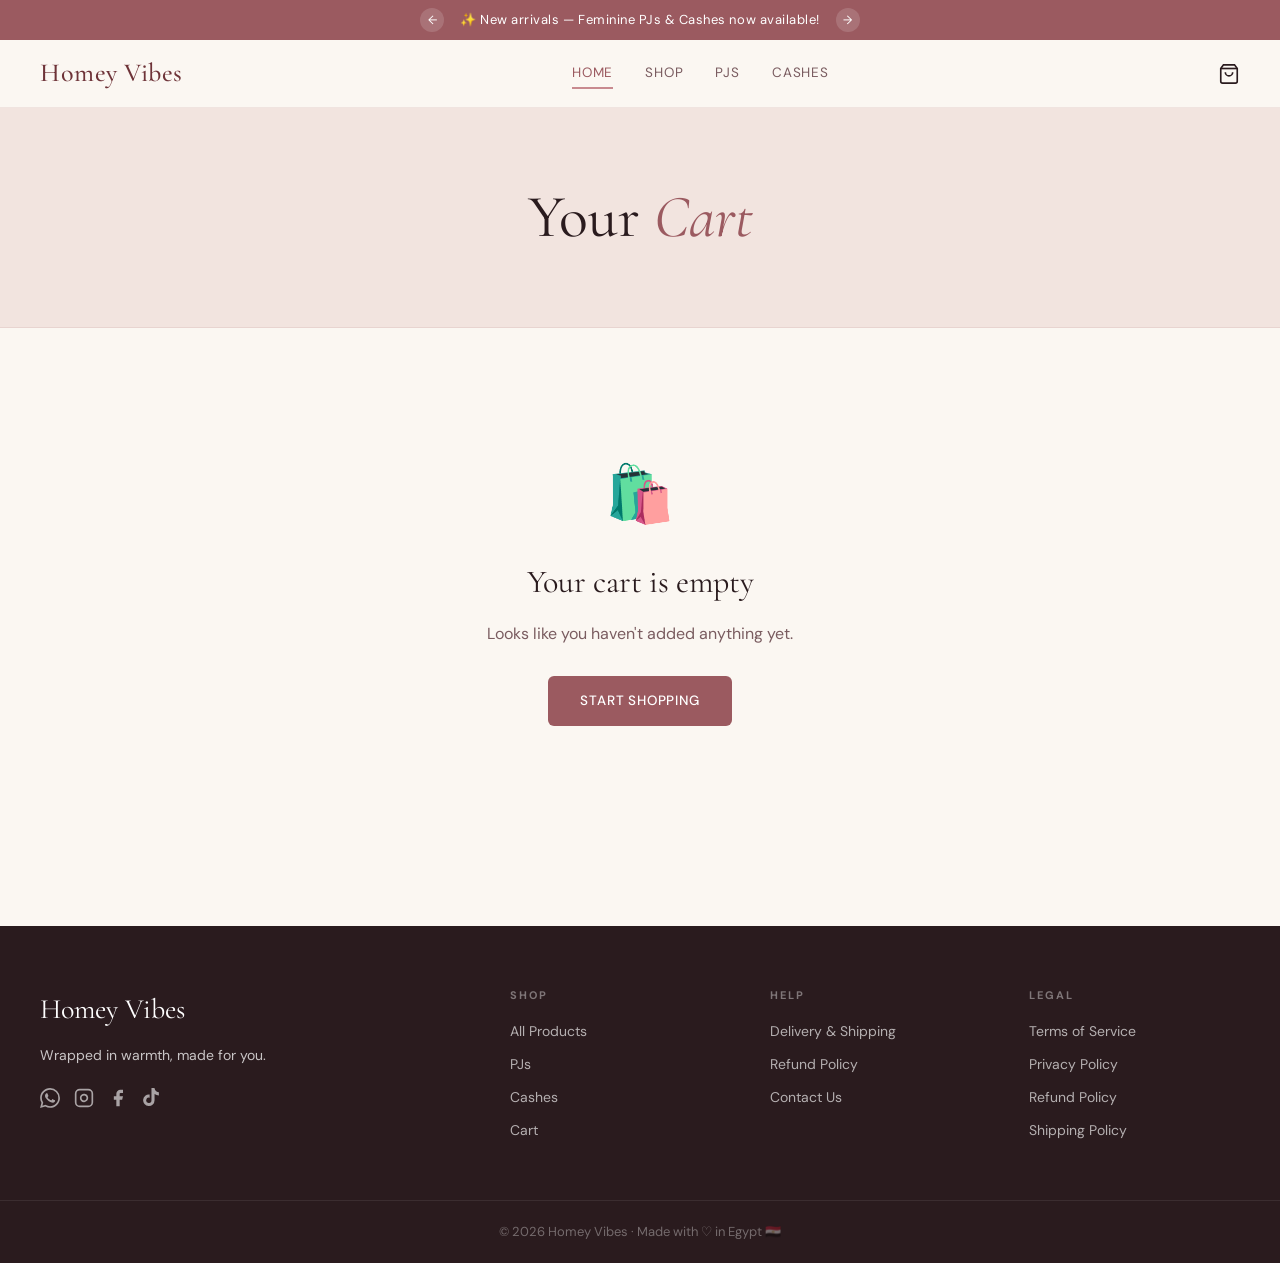
<file: cart/index.html>
<!DOCTYPE html>
<html lang="en">
<head>
  <meta charset="UTF-8">
  <meta name="viewport" content="width=device-width, initial-scale=1.0">
  <title>Cart — Homey Vibes</title>
    <link rel="icon" type="image/x-icon" href="../favicon.ico">
  <link rel="apple-touch-icon" sizes="180x180" href="../apple-touch-icon.png">
  <link rel="icon" type="image/png" sizes="192x192" href="../icon-192.png">
  <link rel="stylesheet" href="../css/style.css">
</head>
<body>

<div id="announcement-bar"></div>
<header id="main-header"></header>

<div class="page-header">
  <h1>Your <em>Cart</em></h1>
</div>

<div style="max-width:var(--max-w);margin:0 auto;padding:40px;" id="cart-wrapper">
  <div class="spinner"></div>
</div>

<div id="main-footer"></div>

<script>var _BASE_URL = "../";</script>
<script src="../js/config.js"></script>
<script src="../js/cart.js"></script>
<script src="../js/common.js"></script>
<script src="../js/products.js"></script>
<script>
  document.addEventListener('DOMContentLoaded', async () => {
    await Cart.validate();
    renderCart();
  });
  window.addEventListener('cart:updated', renderCart);

  function renderCart() {
    const items   = Cart.getAll();
    const wrapper = document.getElementById('cart-wrapper');

    if (!items.length) {
      wrapper.innerHTML = `
        <div class="cart-empty">
          <div style="font-size:56px;margin-bottom:16px;">🛍️</div>
          <h2>Your cart is empty</h2>
          <p>Looks like you haven't added anything yet.</p>
          <a href="../shop/" class="btn btn-primary">Start Shopping</a>
        </div>`;
      return;
    }

    const subtotal = Cart.subtotal();

    wrapper.innerHTML = `
      <div class="cart-layout">
        <div>
          <div style="display:flex;justify-content:space-between;align-items:center;margin-bottom:8px;">
            <h2 style="font-family:var(--ff-display);font-size:22px;font-weight:500;">${items.length} item${items.length !== 1 ? 's' : ''}</h2>
            <button onclick="Cart.clear()" style="font-size:12.5px;color:var(--text-light);text-decoration:underline;background:none;border:none;cursor:pointer;">Clear cart</button>
          </div>
          <div class="cart-items" id="cart-items-list">
            ${items.map(item => renderItem(item)).join('')}
          </div>
          <div style="margin-top:28px;">
            <a href="../shop/" style="font-size:14px;color:var(--rose-dark);display:inline-flex;align-items:center;gap:6px;">
              ← Continue Shopping
            </a>
          </div>
        </div>

        <div class="cart-summary">
          <h3>Order Summary</h3>
          <div class="summary-row"><span>Subtotal</span><span>${formatPrice(subtotal)}</span></div>
          <div class="summary-row"><span>Shipping</span><span style="color:var(--text-light);">Calculated at checkout</span></div>
          <div class="summary-row summary-total"><span>Estimated Total</span><span>${formatPrice(subtotal)}</span></div>
          <a href="../checkout/" class="btn btn-primary btn-full mt-16" style="margin-top:20px;">
            Proceed to Checkout
          </a>
          <div style="text-align:center;margin-top:14px;font-size:12.5px;color:var(--text-light);">
            Cash on Delivery · Secure Checkout
          </div>
          <div style="border-top:1px solid var(--border-soft);margin-top:20px;padding-top:16px;">
            <p style="font-size:13px;color:var(--text-mid);margin-bottom:8px;">Have a promo code?</p>
            <p style="font-size:12.5px;color:var(--text-light);">You can enter it on the checkout page.</p>
          </div>
        </div>
      </div>`;

    // Bind quantity and remove buttons
    document.querySelectorAll('.ci-qty-minus').forEach(btn => {
      btn.addEventListener('click', () => {
        const key = btn.dataset.key;
        const item = Cart.getAll().find(i => i._key === key);
        if (item) Cart.updateQty(key, item.qty - 1);
      });
    });
    document.querySelectorAll('.ci-qty-plus').forEach(btn => {
      btn.addEventListener('click', () => {
        const key = btn.dataset.key;
        const item = Cart.getAll().find(i => i._key === key);
        if (item) Cart.updateQty(key, item.qty + 1);
      });
    });
    document.querySelectorAll('.ci-remove').forEach(btn => {
      btn.addEventListener('click', () => Cart.remove(btn.dataset.key));
    });
  }

  function renderItem(item) {
    const price   = parseFloat(item.sale_price || item.price) || 0;
    const lineTotal = price * item.qty;
    const img     = item.image1 || `https://placehold.co/100x120/f0e0dc/9d5a5e?text=Item`;
    return `
      <div class="cart-item">
        <div class="cart-item-img">
          <a href="../product/?id=${item.id}"><img src="${img}" alt="${item.name}"></a>
        </div>
        <div>
          <div class="ci-name"><a href="../product/?id=${item.id}" style="color:inherit;">${item.name}</a></div>
          <div class="ci-sub">${item.subcategory || ''}</div>
          <div class="ci-price">${formatPrice(lineTotal)}</div>
          <div class="ci-actions">
            <div class="qty-control">
              <button class="qty-btn ci-qty-minus" data-key="${item._key}">−</button>
              <span class="qty-num" style="font-size:14px;">${item.qty}</span>
              <button class="qty-btn ci-qty-plus" data-key="${item._key}">+</button>
            </div>
            <button class="ci-remove" data-key="${item._key}">Remove</button>
          </div>
        </div>
        <div style="text-align:right;white-space:nowrap;">
          <div style="font-size:13px;color:var(--text-light);">${formatPrice(price)} each</div>
        </div>
      </div>`;
  }
</script>
</body>
</html>
</file>
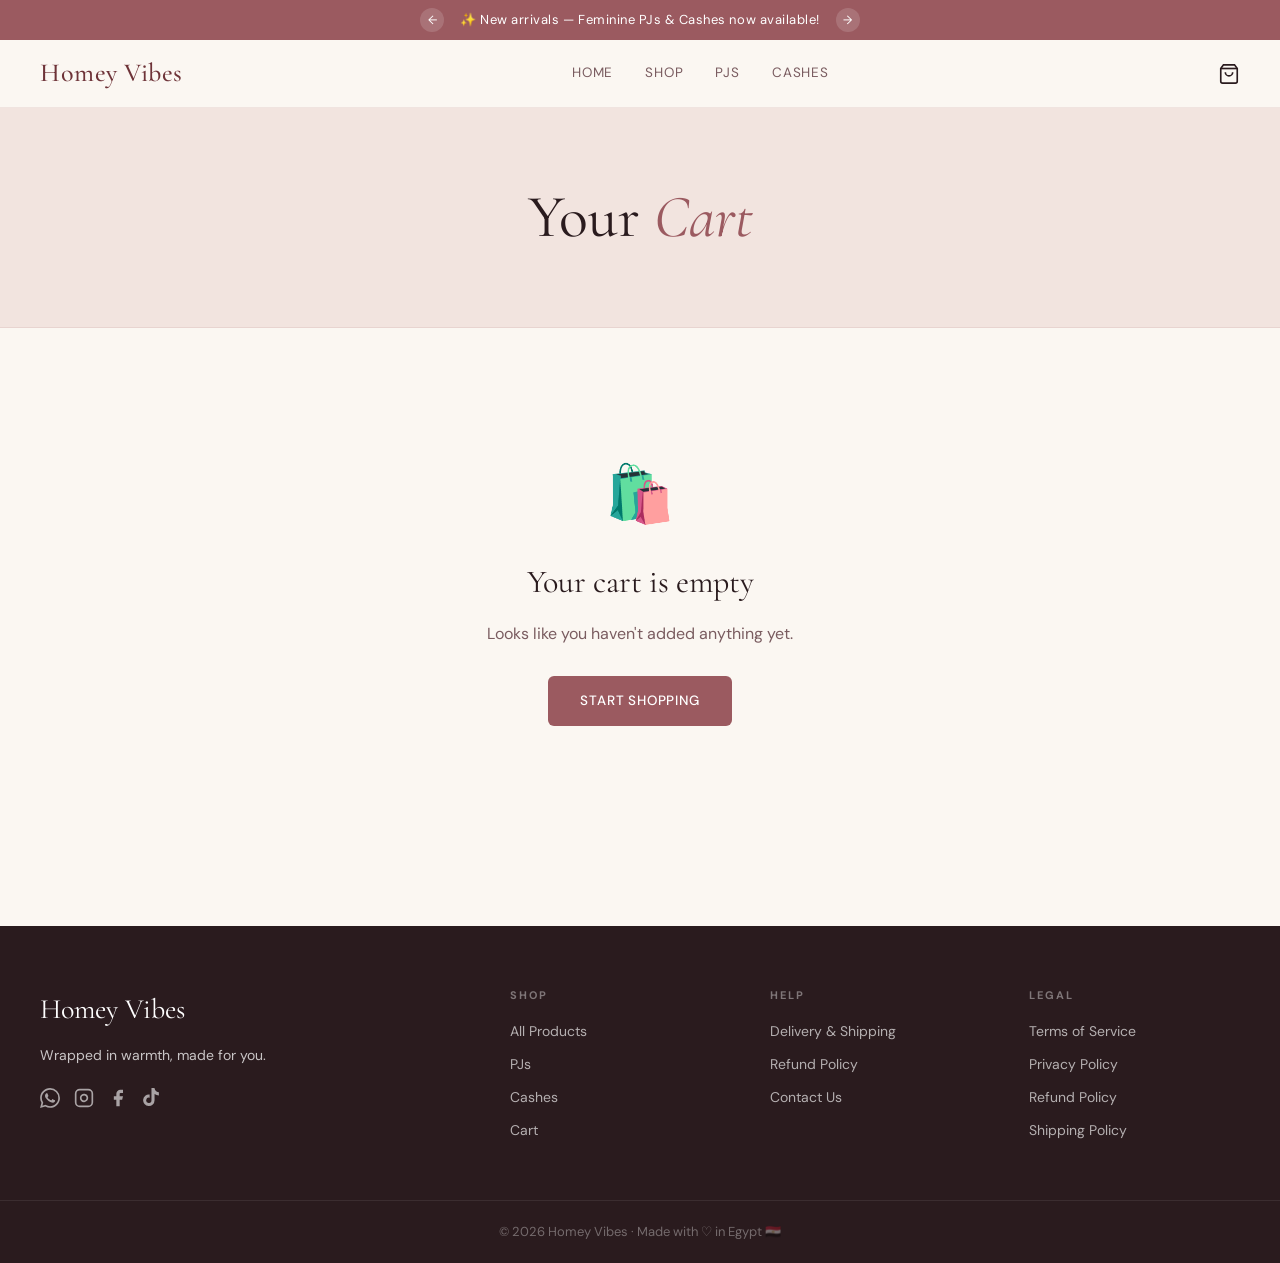
<file: checkout/index.html>
<!DOCTYPE html>
<html lang="en">
<head>
  <meta charset="UTF-8">
  <meta name="viewport" content="width=device-width, initial-scale=1.0">
  <title>Checkout — Homey Vibes</title>
    <link rel="icon" type="image/x-icon" href="../favicon.ico">
  <link rel="apple-touch-icon" sizes="180x180" href="../apple-touch-icon.png">
  <link rel="icon" type="image/png" sizes="192x192" href="../icon-192.png">
  <link rel="stylesheet" href="../css/style.css">
</head>
<body>

<div id="announcement-bar"></div>
<header id="main-header"></header>

<div class="page-header">
  <h1>Check<em>out</em></h1>
  <p>Almost there — fill in your details below</p>
</div>

<div style="max-width:var(--max-w);margin:0 auto;padding:40px;">
  <div class="checkout-layout">

    <div>
      <form id="checkout-form" validate>

        <div class="form-section">
          <h3>Contact Information</h3>
          <div class="form-row">
            <div class="form-group">
              <label for="full-name">Full Name *</label>
              <input type="text" id="full-name" name="full_name" placeholder="Your full name" required>
            </div>
          </div>
          <div class="form-row cols-2">
            <div class="form-group">
              <label for="phone">Phone Number *</label>
              <input type="tel" id="phone" name="phone" placeholder="01XXXXXXXXX" pattern="^01[0125][0-9]{8}$" title="Please enter a valid Egyptian phone number (e.g. 01XXXXXXXXX)" required>
            </div>
            <div class="form-group">
              <label for="phone2">Alternate Phone</label>
              <input type="tel" id="phone2" name="phone2" placeholder="Optional">
            </div>
          </div>
        </div>

        <div class="form-section">
          <h3>Delivery Details</h3>
          <div class="form-row">
            <div class="form-group">
              <label for="governorate">Governorate / Zone *</label>
              <select id="governorate" name="governorate" required>
                <option value="">Select your governorate…</option>
              </select>
            </div>
          </div>
          <div class="form-row">
            <div class="form-group">
              <label for="address">Full Address *</label>
              <input type="text" id="address" name="address" placeholder="Street, building, floor, apartment…" required>
            </div>
          </div>
          <div class="form-row">
            <div class="form-group">
              <label for="notes">Order Notes</label>
              <textarea id="notes" name="notes" placeholder="Anything we should know?"></textarea>
            </div>
          </div>
          <div style="background:var(--blush);border-radius:var(--radius-sm);padding:12px 16px;font-size:13px;color:var(--text-mid);margin-top:4px;">
            🚇 <strong style="color:var(--text-dark);">Metro delivery:</strong> Metro delivery is coming soon on the 1st Line Metro Stations...
          </div>
        </div>

        <div class="form-section">
          <h3>Payment Method</h3>
          <div class="payment-badge">
            <svg width="22" height="22" fill="none" stroke="currentColor" stroke-width="2" viewBox="0 0 24 24"><rect x="1" y="4" width="22" height="16" rx="2"/><line x1="1" y1="10" x2="23" y2="10"/></svg>
            <div>
              <strong>Cash on Delivery</strong>
              <div style="font-size:12px;opacity:.7;margin-top:2px;">Inspect your order before paying — no prepayment needed</div>
            </div>
          </div>
          <p style="font-size:13px;color:var(--text-light);">This is the only payment method available. Payment is collected by the courier upon delivery.</p>
        </div>

      </form>
    </div>

    <div>
      <div class="co-order-summary">
        <h3>Your Order</h3>
        <div id="checkout-items">
          <div class="spinner" style="margin:20px auto;"></div>
        </div>

        <div class="co-divider"></div>

        <p style="font-size:11px;color:var(--text-mid);margin-bottom:8px;letter-spacing:.04em;text-transform:uppercase;">Promo Code</p>
        <div class="promo-row">
          <input type="text" id="promo-input" placeholder="Enter code" style="text-transform:uppercase;">
          <button type="button" id="apply-promo" class="btn btn-outline" style="padding:10px 16px;font-size:12.5px;white-space:nowrap;">Apply</button>
        </div>
        <div id="promo-msg" class="promo-msg"></div>

        <div class="co-divider"></div>

        <div class="summary-row"><span>Subtotal</span><span id="co-subtotal">—</span></div>
        <div class="summary-row"><span>Shipping</span><span id="co-shipping">Select governorate</span></div>
        <div class="summary-row"><span>Discount</span><span id="co-discount" style="color:var(--success);">—</span></div>
        <div class="summary-row summary-total"><span>Total</span><span id="co-total">—</span></div>

        <div class="co-divider"></div>

        <button type="submit" form="checkout-form" id="place-order-btn" class="btn btn-primary btn-full" style="margin-top:8px;">
          Place Order
        </button>
        <p style="text-align:center;font-size:12px;color:var(--text-light);margin-top:10px;">
          By placing your order you agree to our <a href="../terms/" style="color:var(--rose-dark);">Terms of Service</a>
        </p>
      </div>
    </div>

  </div>
</div>

<div id="main-footer"></div>

<script>var _BASE_URL = "../";</script>
<script src="../js/config.js"></script>
<script src="../js/cart.js"></script>
<script src="../js/common.js"></script>
<script src="../js/products.js"></script>
<script src="../js/checkout.js"></script>
</body>
</html>
</file>
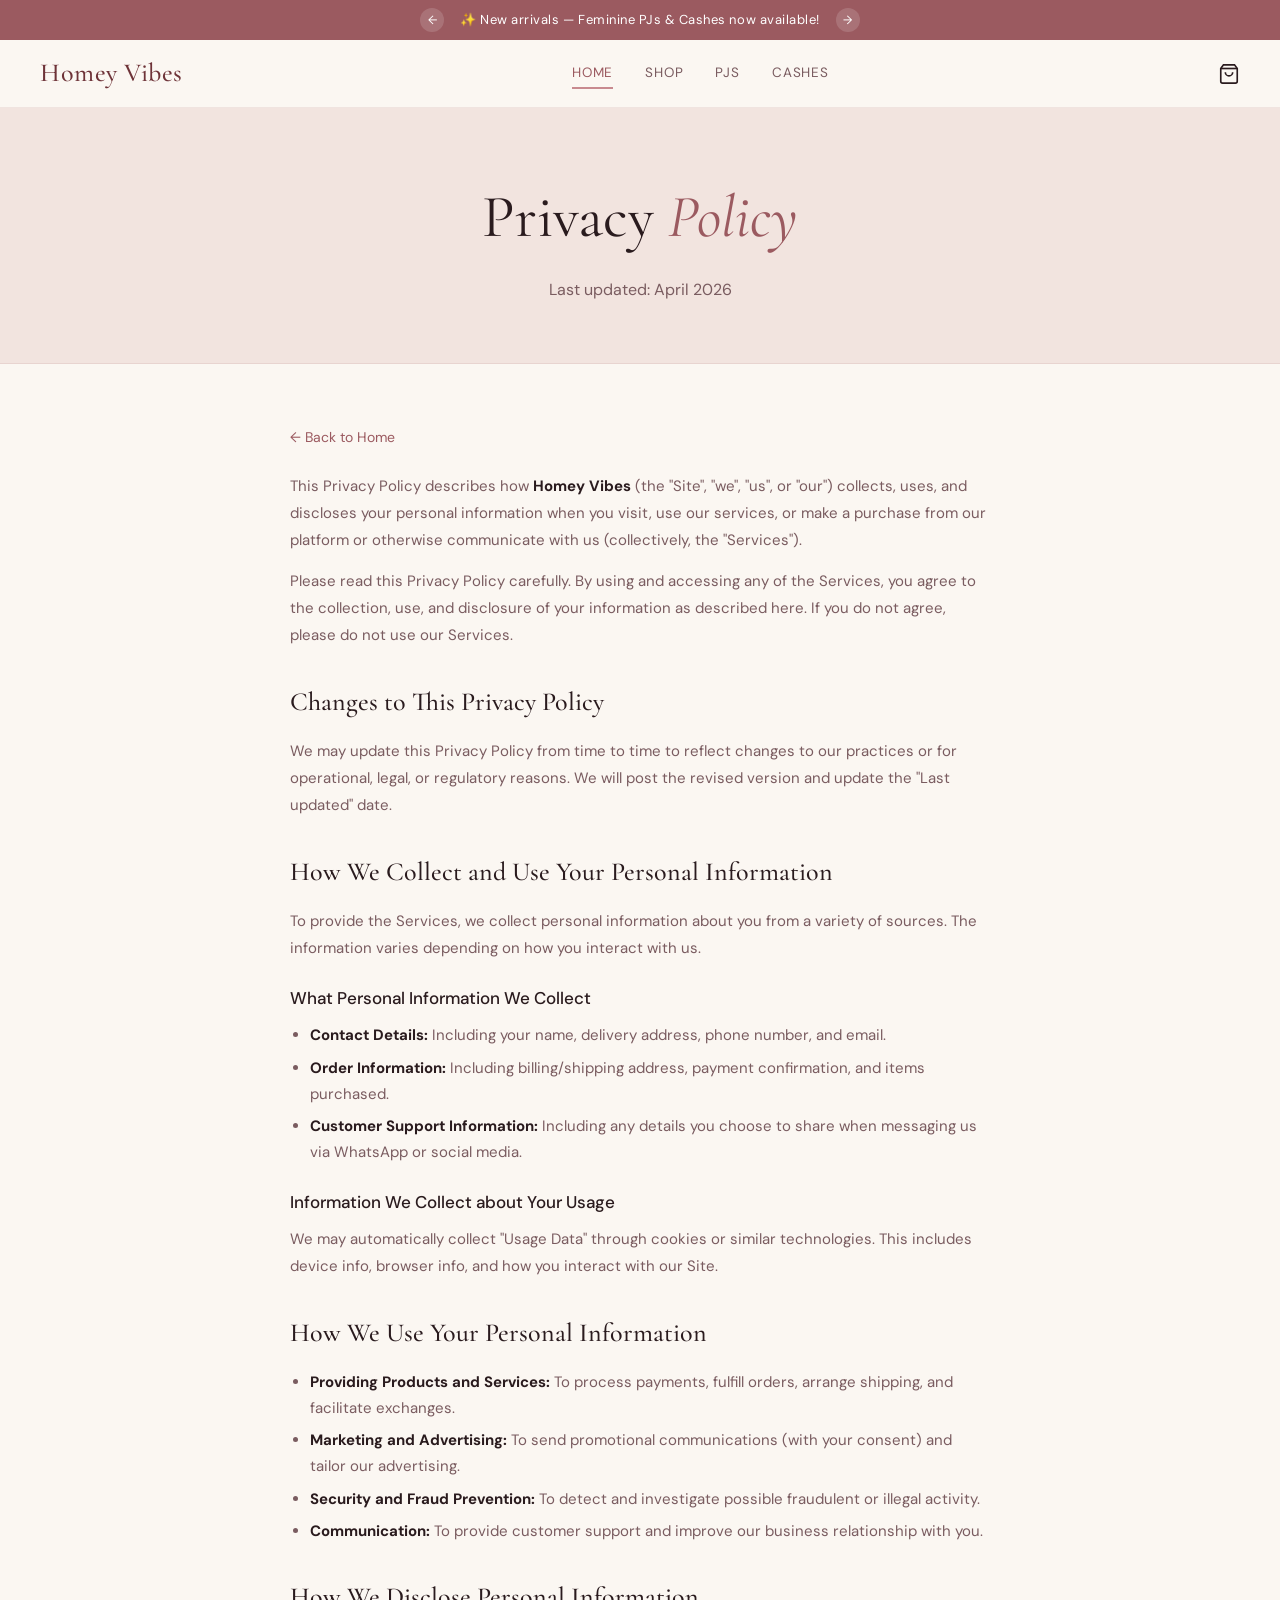
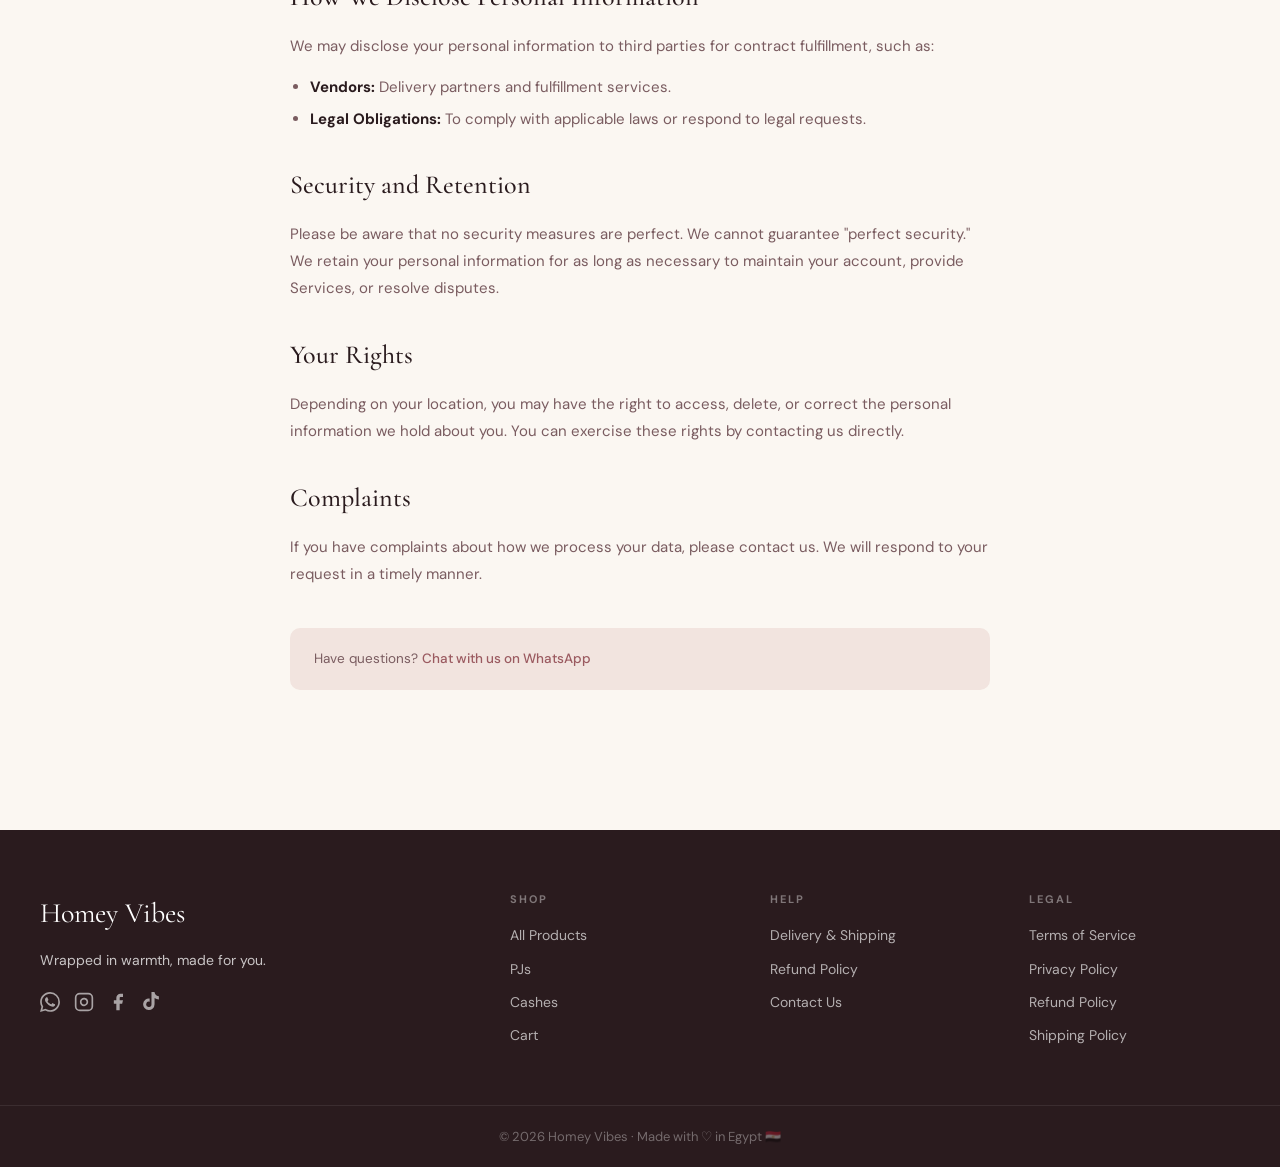
<file: privacy/index.html>
<!DOCTYPE html>
<html lang="en">
<head>
  <meta charset="UTF-8">
  <meta name="viewport" content="width=device-width, initial-scale=1.0">
  <title>Privacy Policy — Homey Vibes</title>
    <link rel="icon" type="image/x-icon" href="../favicon.ico">
  <link rel="apple-touch-icon" sizes="180x180" href="../apple-touch-icon.png">
  <link rel="icon" type="image/png" sizes="192x192" href="../icon-192.png">
  <link rel="stylesheet" href="../css/style.css">
</head>
<body>

<div id="announcement-bar"></div>
<header id="main-header"></header>

<div class="page-header">
  <h1>Privacy <em>Policy</em></h1>
  <p>Last updated: April 2026</p>
</div>

<div class="legal-content">
  <a href="../" class="legal-back">← Back to Home</a>

  <p>This Privacy Policy describes how <strong>Homey Vibes</strong> (the "Site", "we", "us", or "our") collects, uses, and discloses your personal information when you visit, use our services, or make a purchase from our platform or otherwise communicate with us (collectively, the "Services").</p>
  <p>Please read this Privacy Policy carefully. By using and accessing any of the Services, you agree to the collection, use, and disclosure of your information as described here. If you do not agree, please do not use our Services.</p>

  <h2>Changes to This Privacy Policy</h2>
  <p>We may update this Privacy Policy from time to time to reflect changes to our practices or for operational, legal, or regulatory reasons. We will post the revised version and update the "Last updated" date.</p>

  <h2>How We Collect and Use Your Personal Information</h2>
  <p>To provide the Services, we collect personal information about you from a variety of sources. The information varies depending on how you interact with us.</p>

  <h3>What Personal Information We Collect</h3>
  <ul>
    <li><strong>Contact Details:</strong> Including your name, delivery address, phone number, and email.</li>
    <li><strong>Order Information:</strong> Including billing/shipping address, payment confirmation, and items purchased.</li>
    <li><strong>Customer Support Information:</strong> Including any details you choose to share when messaging us via WhatsApp or social media.</li>
  </ul>

  <h3>Information We Collect about Your Usage</h3>
  <p>We may automatically collect "Usage Data" through cookies or similar technologies. This includes device info, browser info, and how you interact with our Site.</p>

  <h2>How We Use Your Personal Information</h2>
  <ul>
    <li><strong>Providing Products and Services:</strong> To process payments, fulfill orders, arrange shipping, and facilitate exchanges.</li>
    <li><strong>Marketing and Advertising:</strong> To send promotional communications (with your consent) and tailor our advertising.</li>
    <li><strong>Security and Fraud Prevention:</strong> To detect and investigate possible fraudulent or illegal activity.</li>
    <li><strong>Communication:</strong> To provide customer support and improve our business relationship with you.</li>
  </ul>

  <h2>How We Disclose Personal Information</h2>
  <p>We may disclose your personal information to third parties for contract fulfillment, such as:</p>
  <ul>
    <li><strong>Vendors:</strong> Delivery partners and fulfillment services.</li>
    <li><strong>Legal Obligations:</strong> To comply with applicable laws or respond to legal requests.</li>
  </ul>

  <h2>Security and Retention</h2>
  <p>Please be aware that no security measures are perfect. We cannot guarantee "perfect security." We retain your personal information for as long as necessary to maintain your account, provide Services, or resolve disputes.</p>

  <h2>Your Rights</h2>
  <p>Depending on your location, you may have the right to access, delete, or correct the personal information we hold about you. You can exercise these rights by contacting us directly.</p>

  <h2>Complaints</h2>
  <p>If you have complaints about how we process your data, please contact us. We will respond to your request in a timely manner.</p>

  <div style="margin-top:40px;padding:20px 24px;background:var(--blush);border-radius:var(--radius);font-size:13.5px;color:var(--text-mid);">
    Have questions? <a href="https://wa.me/" id="privacy-wa" style="color:var(--rose-dark);font-weight:500;">Chat with us on WhatsApp</a>
  </div>
</div>

<div id="main-footer"></div>
<script>var _BASE_URL = "../";</script>
<script src="../js/config.js"></script>
<script src="../js/cart.js"></script>
<script src="../js/common.js"></script>
<script>
  document.getElementById('privacy-wa').href = `https://wa.me/${CONFIG.WHATSAPP}`;
</script>
</body>
</html>
</file>
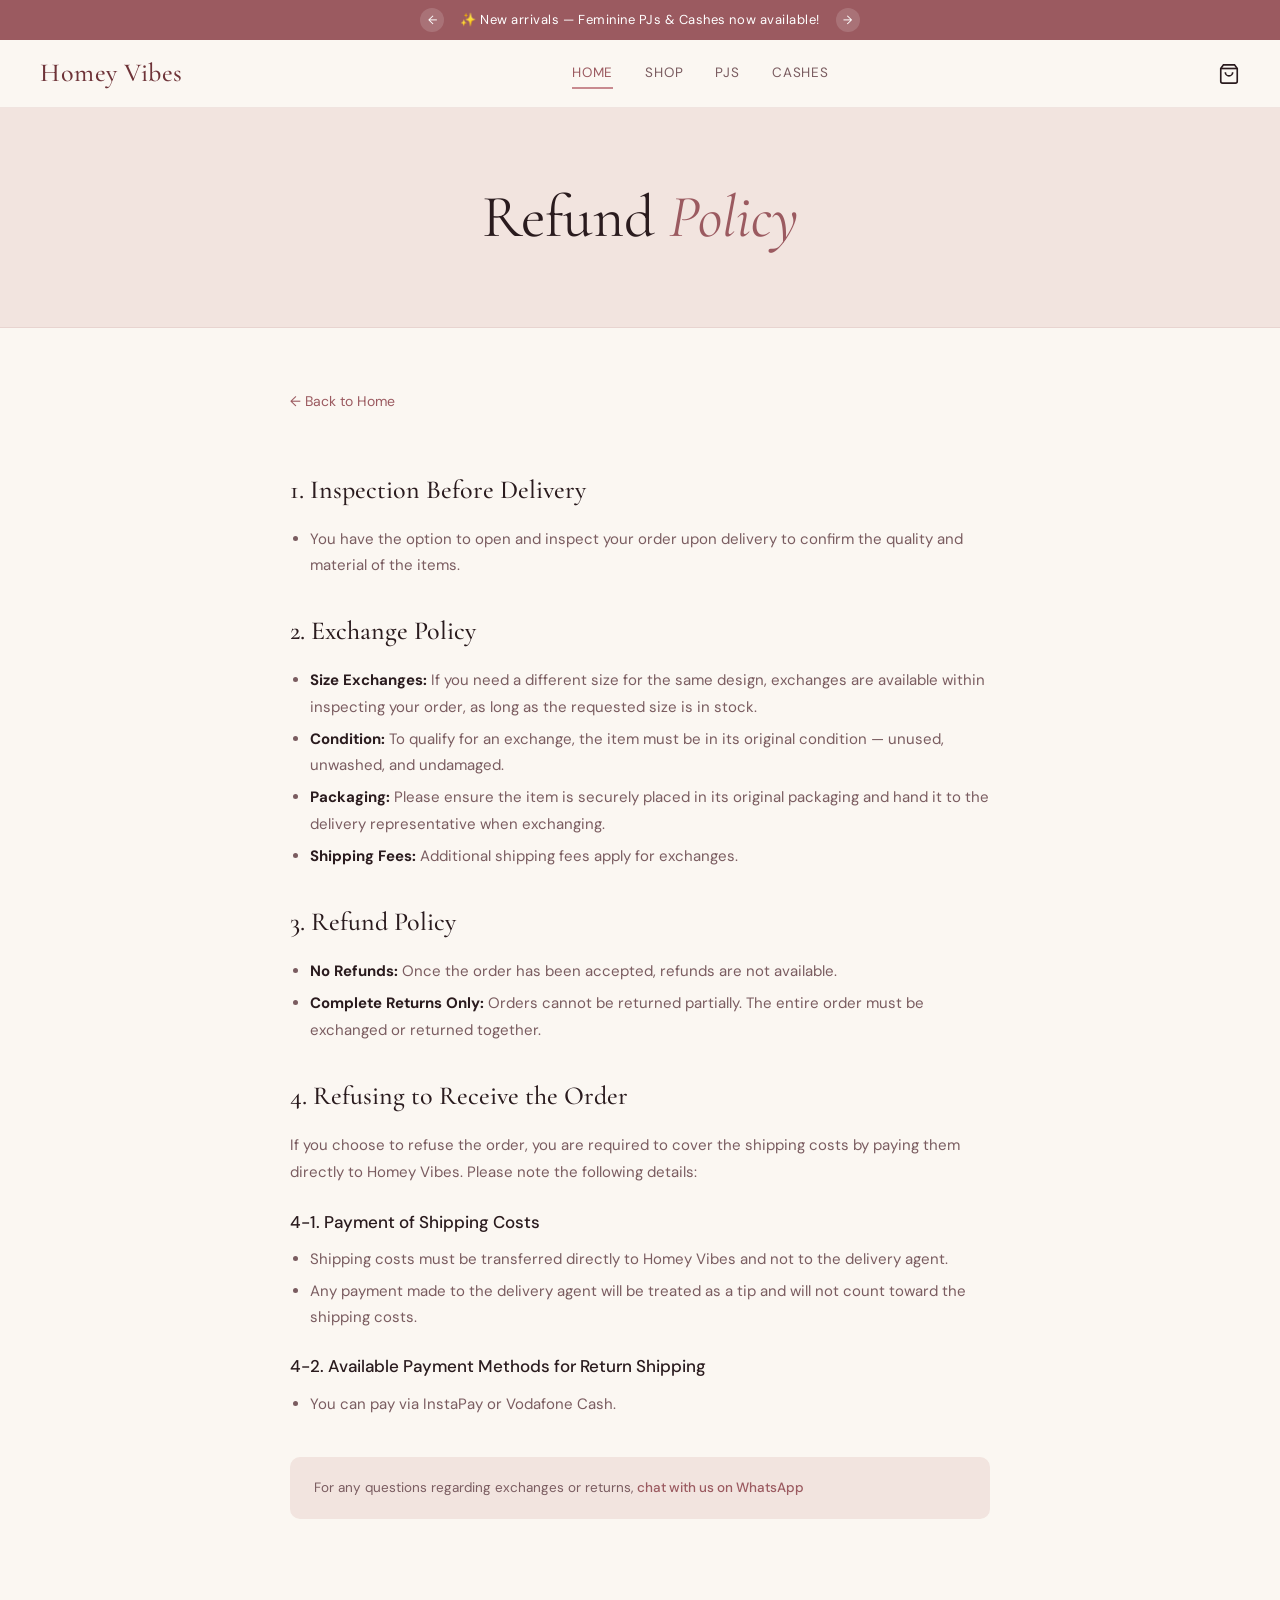
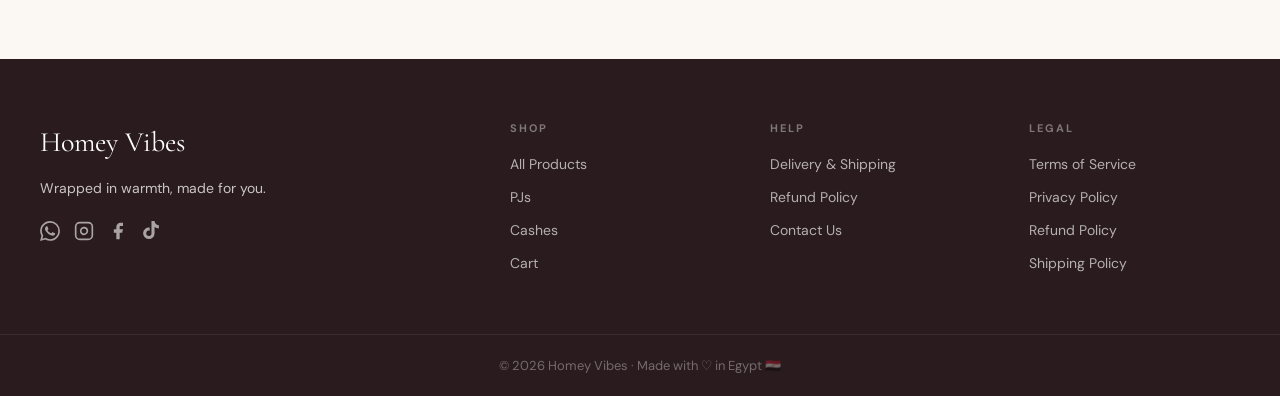
<file: refund/index.html>
<!DOCTYPE html>
<html lang="en">
<head>
  <meta charset="UTF-8">
  <meta name="viewport" content="width=device-width, initial-scale=1.0">
  <title>Refund Policy — Homey Vibes</title>
    <link rel="icon" type="image/x-icon" href="../favicon.ico">
  <link rel="apple-touch-icon" sizes="180x180" href="../apple-touch-icon.png">
  <link rel="icon" type="image/png" sizes="192x192" href="../icon-192.png">
  <link rel="stylesheet" href="../css/style.css">
</head>
<body>

<div id="announcement-bar"></div>
<header id="main-header"></header>

<div class="page-header">
  <h1>Refund <em>Policy</em></h1>
</div>

<div class="legal-content">
  <a href="../" class="legal-back">← Back to Home</a>

  <h2>1. Inspection Before Delivery</h2>
  <ul>
    <li>You have the option to open and inspect your order upon delivery to confirm the quality and material of the items.</li>
  </ul>

  <h2>2. Exchange Policy</h2>
  <ul>
    <li><strong>Size Exchanges:</strong> If you need a different size for the same design, exchanges are available within inspecting your order, as long as the requested size is in stock.</li>
    <li><strong>Condition:</strong> To qualify for an exchange, the item must be in its original condition — unused, unwashed, and undamaged.</li>
    <li><strong>Packaging:</strong> Please ensure the item is securely placed in its original packaging and hand it to the delivery representative when exchanging.</li>
    <li><strong>Shipping Fees:</strong> Additional shipping fees apply for exchanges.</li>
  </ul>

  <h2>3. Refund Policy</h2>
  <ul>
    <li><strong>No Refunds:</strong> Once the order has been accepted, refunds are not available.</li>
    <li><strong>Complete Returns Only:</strong> Orders cannot be returned partially. The entire order must be exchanged or returned together.</li>
  </ul>

  <h2>4. Refusing to Receive the Order</h2>
  <p>If you choose to refuse the order, you are required to cover the shipping costs by paying them directly to Homey Vibes. Please note the following details:</p>

  <h3>4-1. Payment of Shipping Costs</h3>
  <ul>
    <li>Shipping costs must be transferred directly to Homey Vibes and not to the delivery agent.</li>
    <li>Any payment made to the delivery agent will be treated as a tip and will not count toward the shipping costs.</li>
  </ul>

  <h3>4-2. Available Payment Methods for Return Shipping</h3>
  <ul>
    <li>You can pay via InstaPay or Vodafone Cash.</li>
  </ul>

  <div style="margin-top:40px;padding:20px 24px;background:var(--blush);border-radius:var(--radius);font-size:13.5px;color:var(--text-mid);">
    For any questions regarding exchanges or returns, <a href="https://wa.me/" id="refund-wa" style="color:var(--rose-dark);font-weight:500;">chat with us on WhatsApp</a>
  </div>
</div>

<div id="main-footer"></div>
<script>var _BASE_URL = "../";</script>
<script src="../js/config.js"></script>
<script src="../js/cart.js"></script>
<script src="../js/common.js"></script>
<script>
  document.getElementById('refund-wa').href = `https://wa.me/${CONFIG.WHATSAPP}`;
</script>
</body>
</html>
</file>
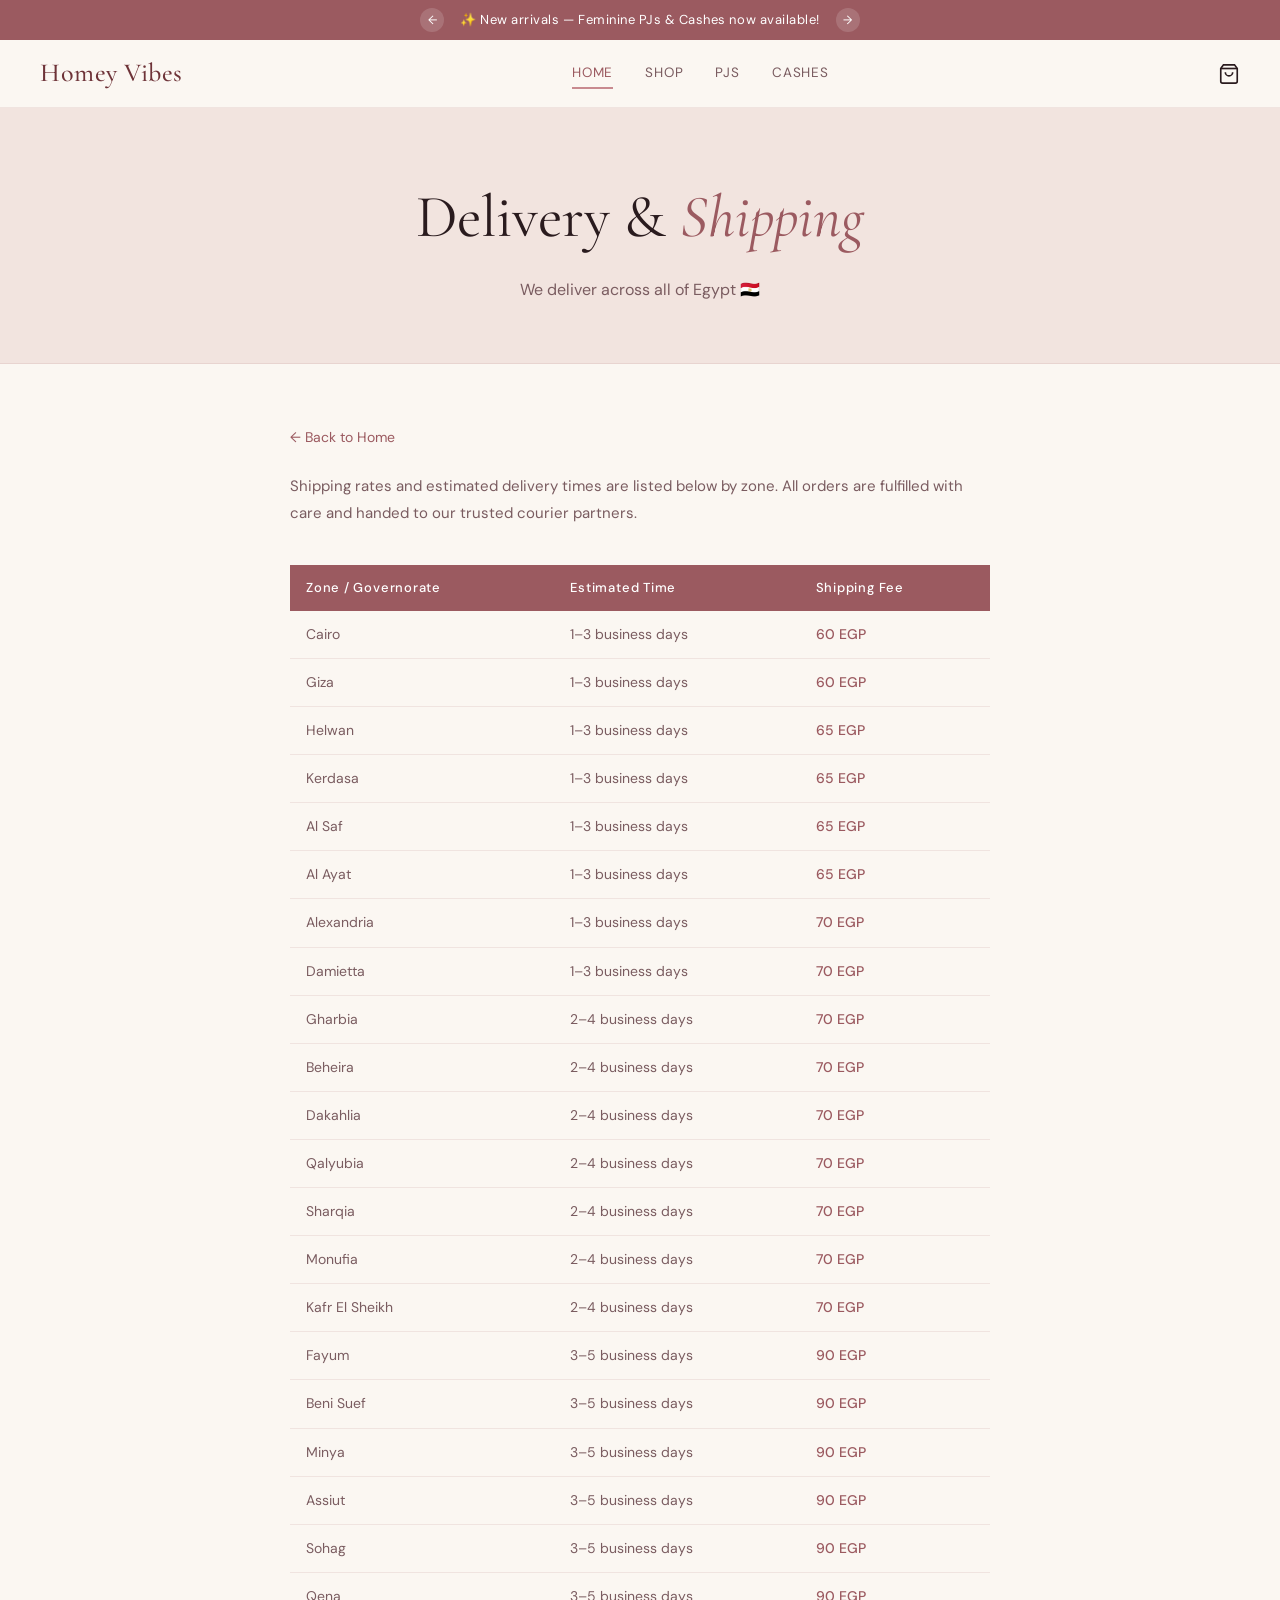
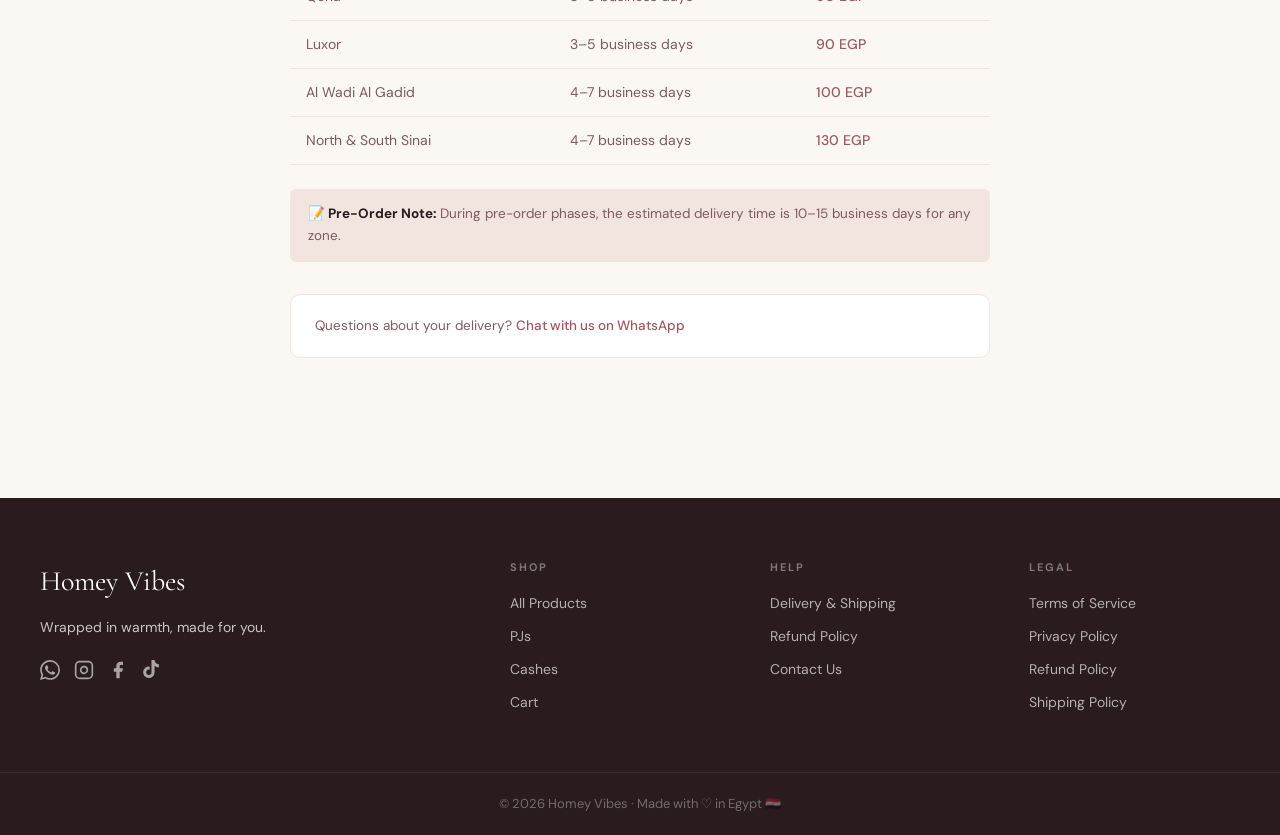
<file: shipping/index.html>
<!DOCTYPE html>
<html lang="en">
<head>
  <meta charset="UTF-8">
  <meta name="viewport" content="width=device-width, initial-scale=1.0">
  <title>Delivery & Shipping — Homey Vibes</title>
    <link rel="icon" type="image/x-icon" href="../favicon.ico">
  <link rel="apple-touch-icon" sizes="180x180" href="../apple-touch-icon.png">
  <link rel="icon" type="image/png" sizes="192x192" href="../icon-192.png">
  <link rel="stylesheet" href="../css/style.css">
  <style>
    .shipping-wrapper { overflow-x: auto; }
    @media(max-width:600px) {
      .shipping-table th, .shipping-table td { padding: 10px 12px; font-size:13px; }
    }
  </style>
</head>
<body>

<div id="announcement-bar"></div>
<header id="main-header"></header>

<div class="page-header">
  <h1>Delivery &amp; <em>Shipping</em></h1>
  <p>We deliver across all of Egypt 🇪🇬</p>
</div>

<div class="legal-content">
  <a href="../" class="legal-back">← Back to Home</a>

  <p>Shipping rates and estimated delivery times are listed below by zone. All orders are fulfilled with care and handed to our trusted courier partners.</p>

  <div class="shipping-wrapper">
    <table class="shipping-table" id="shipping-table">
      <thead>
        <tr>
          <th>Zone / Governorate</th>
          <th>Estimated Time</th>
          <th>Shipping Fee</th>
        </tr>
      </thead>
      <tbody id="shipping-tbody"></tbody>
    </table>
  </div>

  <div style="margin-top:24px;display:flex;flex-direction:column;gap:12px;">
    <div style="background:var(--blush);border-radius:var(--radius-sm);padding:14px 18px;font-size:13.5px;color:var(--text-mid);">
      <strong style="color:var(--text-dark);">📝 Pre-Order Note:</strong> During pre-order phases, the estimated delivery time is 10–15 business days for any zone.
    </div>
  </div>

  <div style="margin-top:32px;padding:20px 24px;background:var(--white);border:1px solid var(--border-soft);border-radius:var(--radius);font-size:13.5px;color:var(--text-mid);">
    Questions about your delivery? <a href="https://wa.me/" id="ship-wa" style="color:var(--rose-dark);font-weight:500;">Chat with us on WhatsApp</a>
  </div>
</div>

<div id="main-footer"></div>
<script>var _BASE_URL = "../";</script>
<script src="../js/config.js"></script>
<script src="../js/cart.js"></script>
<script src="../js/common.js"></script>
<script>
  document.addEventListener('DOMContentLoaded', () => {
    document.getElementById('ship-wa').href = `https://wa.me/${CONFIG.WHATSAPP}`;
    const tbody = document.getElementById('shipping-tbody');
    tbody.innerHTML = Object.entries(CONFIG.SHIPPING).map(([zone, info]) => `
      <tr>
        <td>${zone}</td>
        <td>${info.days}</td>
        <td class="price-col">${formatPrice(info.price)}</td>
      </tr>`).join('');
  });
</script>
</body>
</html>
</file>
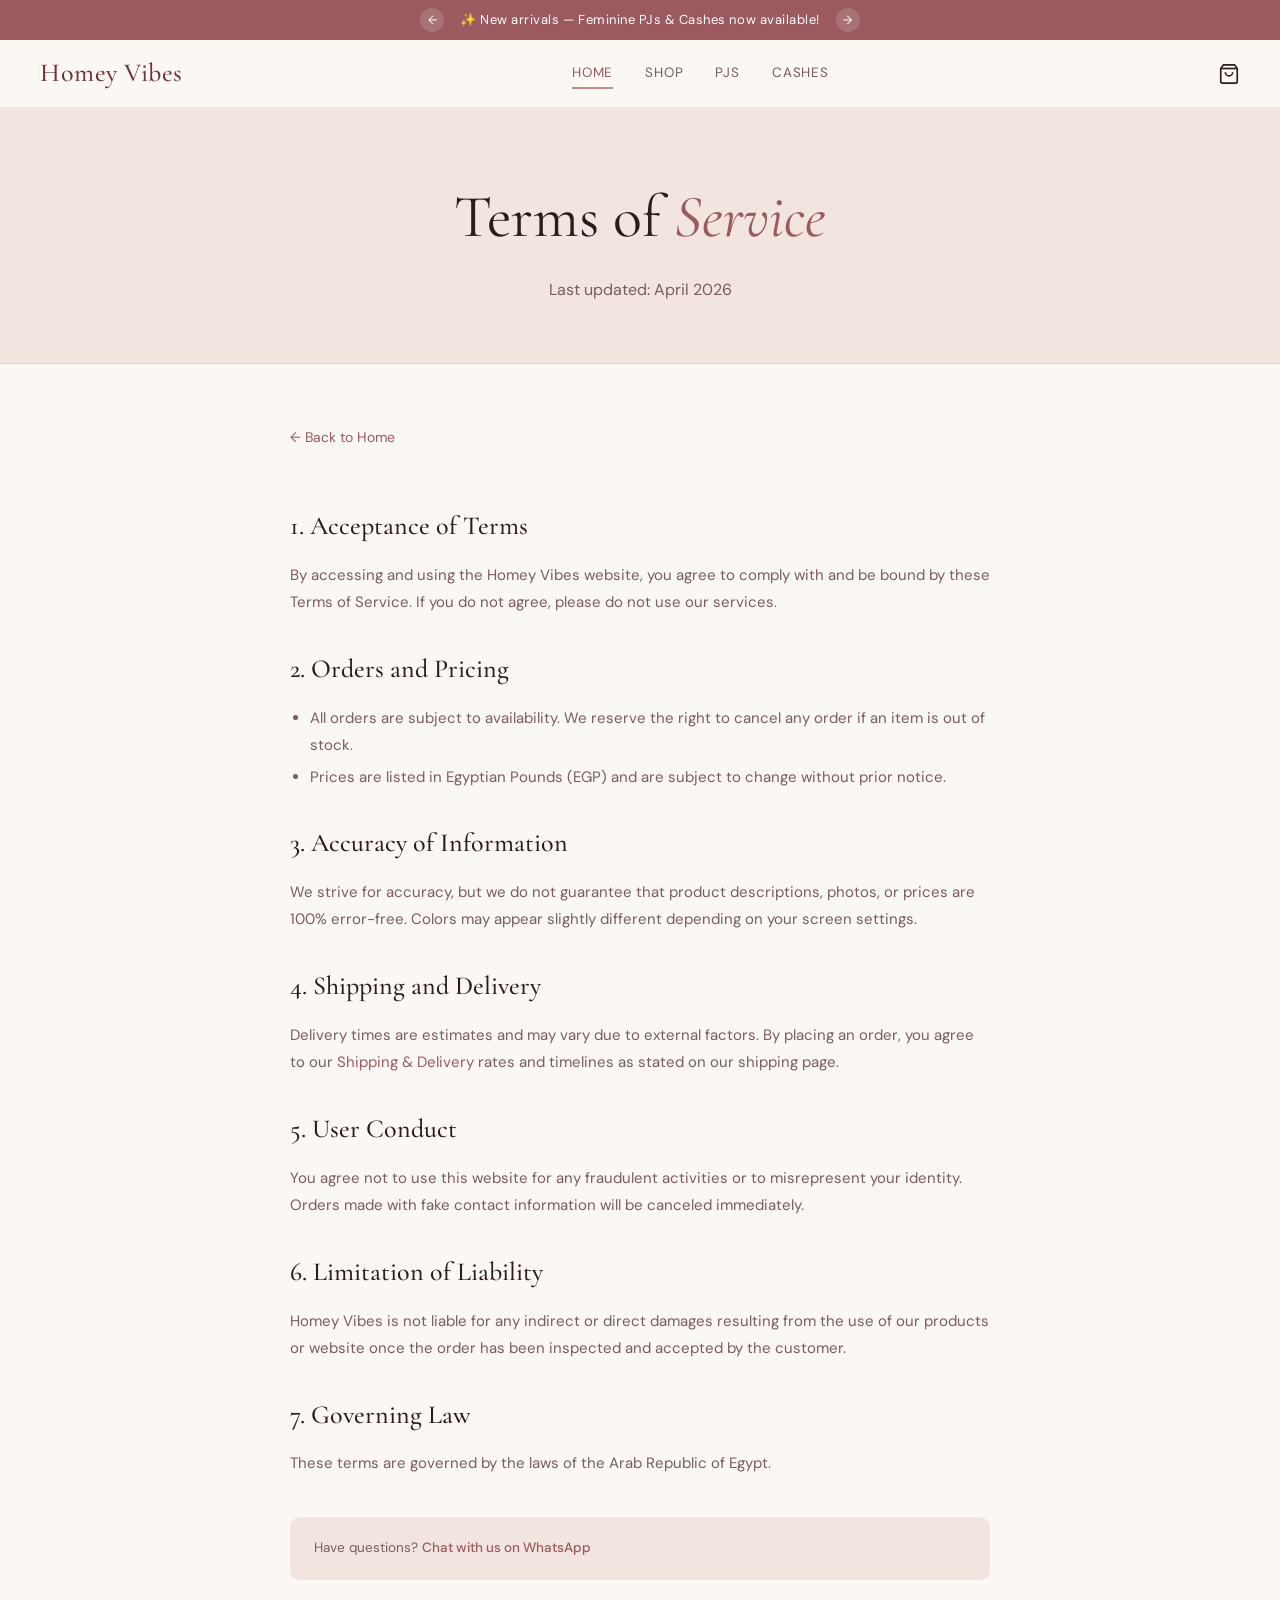
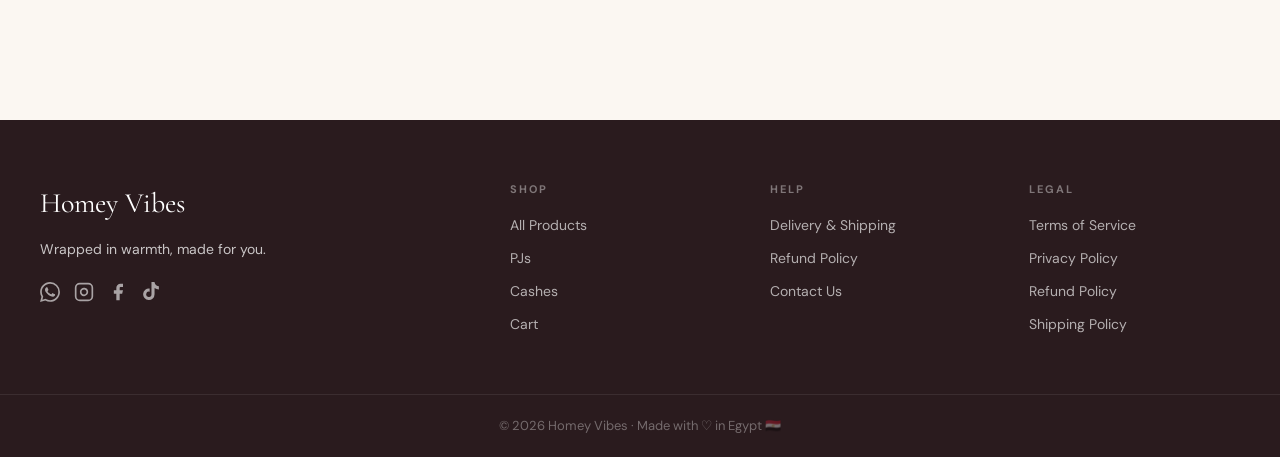
<file: terms/index.html>
<!DOCTYPE html>
<html lang="en">
<head>
  <meta charset="UTF-8">
  <meta name="viewport" content="width=device-width, initial-scale=1.0">
  <title>Terms of Service — Homey Vibes</title>
    <link rel="icon" type="image/x-icon" href="../favicon.ico">
  <link rel="apple-touch-icon" sizes="180x180" href="../apple-touch-icon.png">
  <link rel="icon" type="image/png" sizes="192x192" href="../icon-192.png">
  <link rel="stylesheet" href="../css/style.css">
</head>
<body>

<div id="announcement-bar"></div>
<header id="main-header"></header>

<div class="page-header">
  <h1>Terms of <em>Service</em></h1>
  <p>Last updated: April 2026</p>
</div>

<div class="legal-content">
  <a href="../" class="legal-back">← Back to Home</a>

  <h2>1. Acceptance of Terms</h2>
  <p>By accessing and using the Homey Vibes website, you agree to comply with and be bound by these Terms of Service. If you do not agree, please do not use our services.</p>

  <h2>2. Orders and Pricing</h2>
  <ul>
    <li>All orders are subject to availability. We reserve the right to cancel any order if an item is out of stock.</li>
    <li>Prices are listed in Egyptian Pounds (EGP) and are subject to change without prior notice.</li>
  </ul>

  <h2>3. Accuracy of Information</h2>
  <p>We strive for accuracy, but we do not guarantee that product descriptions, photos, or prices are 100% error-free. Colors may appear slightly different depending on your screen settings.</p>

  <h2>4. Shipping and Delivery</h2>
  <p>Delivery times are estimates and may vary due to external factors. By placing an order, you agree to our <a href="../shipping/" style="color:var(--rose-dark);">Shipping & Delivery</a> rates and timelines as stated on our shipping page.</p>

  <h2>5. User Conduct</h2>
  <p>You agree not to use this website for any fraudulent activities or to misrepresent your identity. Orders made with fake contact information will be canceled immediately.</p>

  <h2>6. Limitation of Liability</h2>
  <p>Homey Vibes is not liable for any indirect or direct damages resulting from the use of our products or website once the order has been inspected and accepted by the customer.</p>

  <h2>7. Governing Law</h2>
  <p>These terms are governed by the laws of the Arab Republic of Egypt.</p>

  <div style="margin-top:40px;padding:20px 24px;background:var(--blush);border-radius:var(--radius);font-size:13.5px;color:var(--text-mid);">
    Have questions? <a href="https://wa.me/" id="terms-wa" style="color:var(--rose-dark);font-weight:500;">Chat with us on WhatsApp</a>
  </div>
</div>

<div id="main-footer"></div>
<script>var _BASE_URL = "../";</script>
<script src="../js/config.js"></script>
<script src="../js/cart.js"></script>
<script src="../js/common.js"></script>
<script>
  document.getElementById('terms-wa').href = `https://wa.me/${CONFIG.WHATSAPP}`;
</script>
</body>
</html>
</file>
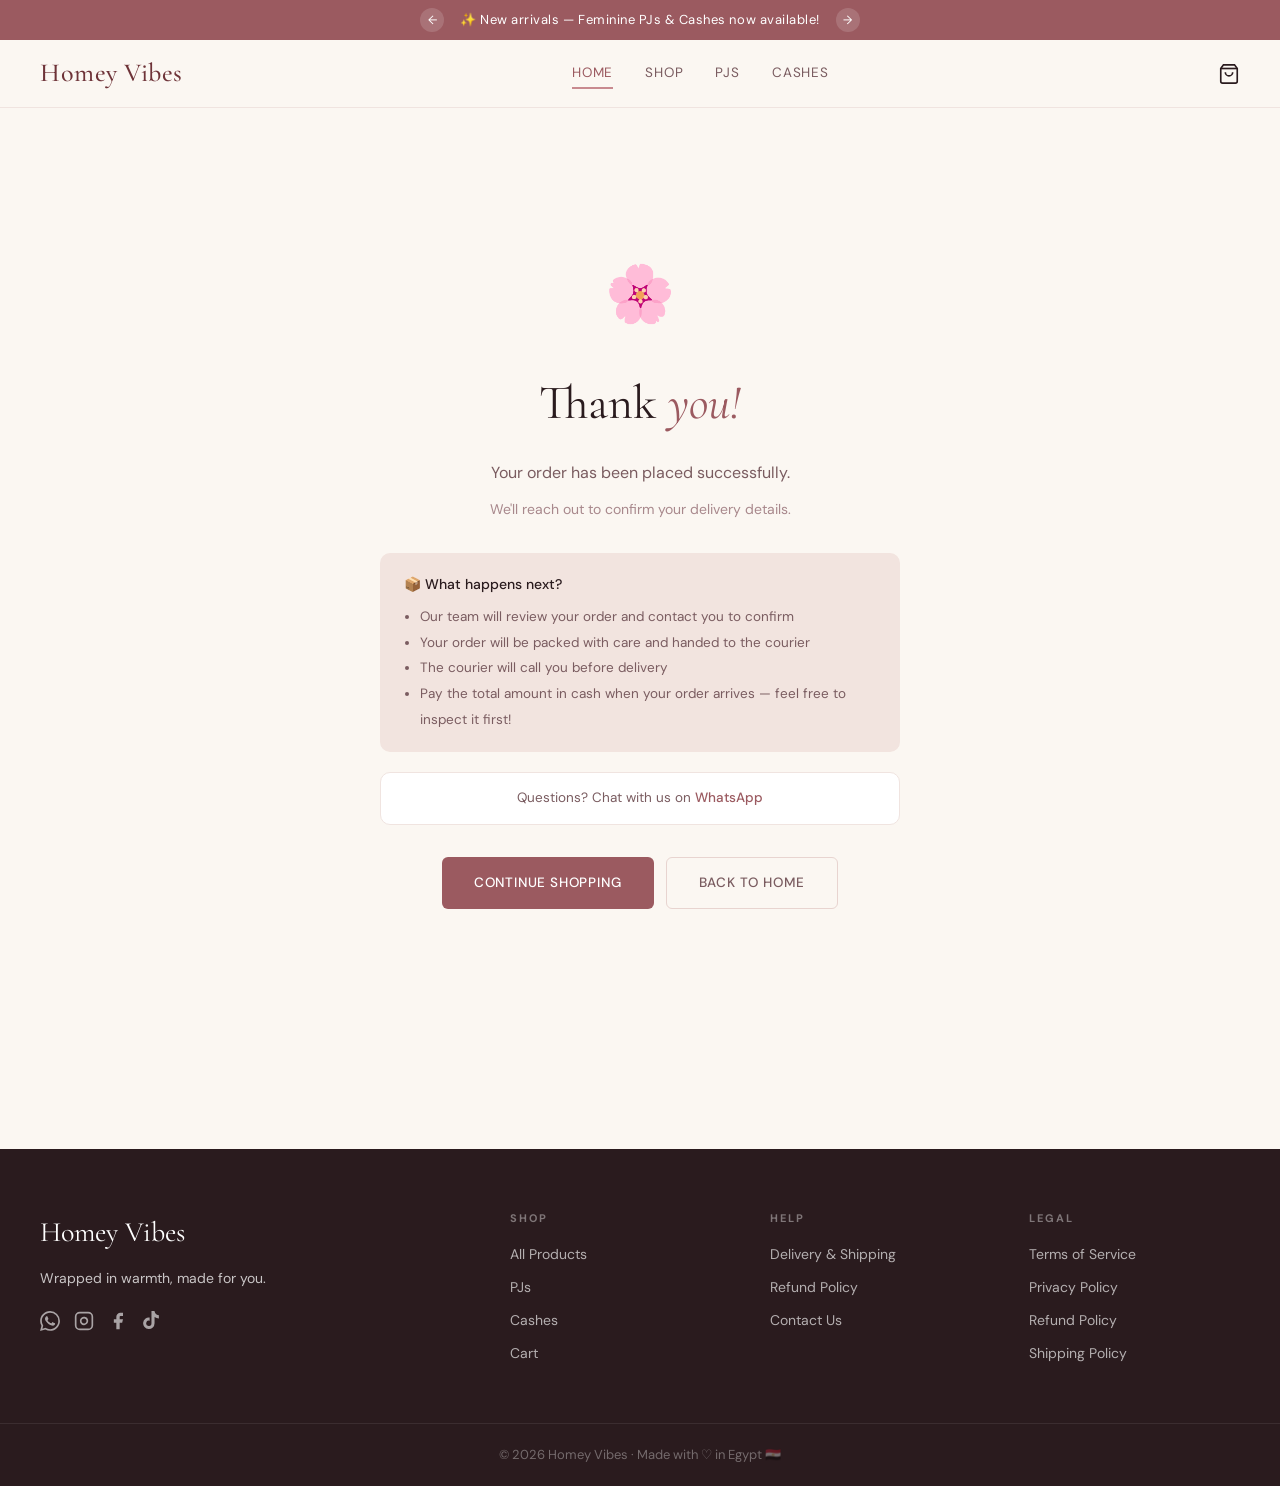
<file: thanks/index.html>
<!DOCTYPE html>
<html lang="en">
<head>
  <meta charset="UTF-8">
  <meta name="viewport" content="width=device-width, initial-scale=1.0">
  <title>Order Confirmed — Homey Vibes</title>
    <link rel="icon" type="image/x-icon" href="../favicon.ico">
  <link rel="apple-touch-icon" sizes="180x180" href="../apple-touch-icon.png">
  <link rel="icon" type="image/png" sizes="192x192" href="../icon-192.png">
  <link rel="stylesheet" href="../css/style.css">
</head>
<body>

<div id="announcement-bar"></div>
<header id="main-header"></header>

<div style="max-width:var(--max-w);margin:0 auto;padding:60px 40px 80px;">
  <div class="thanks-page">

    <div class="thanks-icon">🌸</div>
    <h1>Thank <em>you!</em></h1>
    <p>Your order has been placed successfully.</p>
    <p style="font-size:14px;color:var(--text-light);" id="thanks-sub">We'll reach out to confirm your delivery details.</p>

    <div class="order-details-box" id="order-details-box" style="display:none;">
      <div style="display:flex;justify-content:space-between;align-items:center;margin-bottom:16px;padding-bottom:14px;border-bottom:1px solid var(--border-soft);">
        <div>
          <div style="font-size:11px;letter-spacing:.12em;text-transform:uppercase;color:var(--text-light);margin-bottom:4px;">Order ID</div>
          <div style="font-weight:500;font-size:15px;" id="thanks-order-id">—</div>
        </div>
        <div style="text-align:right;">
          <div style="font-size:11px;letter-spacing:.12em;text-transform:uppercase;color:var(--text-light);margin-bottom:4px;">Date</div>
          <div style="font-size:14px;" id="thanks-date">—</div>
        </div>
      </div>
      <div class="order-detail-row">
        <span class="label">Name</span>
        <span id="thanks-name">—</span>
      </div>
      <div class="order-detail-row">
        <span class="label">Phone</span>
        <span id="thanks-phone">—</span>
      </div>
      <div class="order-detail-row">
        <span class="label">Governorate</span>
        <span id="thanks-gov">—</span>
      </div>
      <div class="order-detail-row">
        <span class="label">Delivery Time</span>
        <span id="thanks-days">—</span>
      </div>
      <div class="order-detail-row" id="thanks-discount-row" style="display:none;">
        <span class="label">Discount</span>
        <span id="thanks-discount" style="color:var(--success);">—</span>
      </div>
      <div class="order-detail-row">
        <span class="label">Shipping</span>
        <span id="thanks-shipping">—</span>
      </div>
      <div class="order-detail-row" style="font-weight:500;">
        <span class="label">Total (Cash on Delivery)</span>
        <span id="thanks-total" style="color:var(--rose-dark);">—</span>
      </div>
    </div>

    <!-- Products ordered -->
    <div id="thanks-products-box" style="display:none;margin-top:0;">
      <div style="text-align:left;font-size:12px;letter-spacing:.1em;text-transform:uppercase;color:var(--text-light);margin-bottom:10px;">Items Ordered</div>
      <div id="thanks-products-list" style="background:var(--white);border:1px solid var(--border-soft);border-radius:var(--radius);padding:16px;"></div>
    </div>

    <div style="margin-top:32px;padding:20px 24px;background:var(--blush);border-radius:var(--radius);text-align:left;">
      <div style="font-size:14px;font-weight:500;color:var(--text-dark);margin-bottom:8px;">📦 What happens next?</div>
      <ul style="font-size:13.5px;color:var(--text-mid);line-height:1.9;padding-left:16px;list-style:disc;">
        <li>Our team will review your order and contact you to confirm</li>
        <li>Your order will be packed with care and handed to the courier</li>
        <li>The courier will call you before delivery</li>
        <li>Pay the total amount in cash when your order arrives — feel free to inspect it first!</li>
      </ul>
    </div>

    <div style="margin-top:20px;padding:14px 20px;background:var(--white);border:1px solid var(--border-soft);border-radius:var(--radius);font-size:13.5px;color:var(--text-mid);">
      Questions? Chat with us on
      <a id="thanks-wa-link" href="#" target="_blank" style="color:var(--rose-dark);font-weight:500;">WhatsApp</a>
    </div>

    <div style="display:flex;gap:12px;justify-content:center;flex-wrap:wrap;margin-top:32px;">
      <a href="../shop/" class="btn btn-primary">Continue Shopping</a>
      <a href="../" class="btn btn-ghost">Back to Home</a>
    </div>

  </div>
</div>

<div id="main-footer"></div>

<script>var _BASE_URL = "../";</script>
<script src="../js/config.js"></script>
<script src="../js/cart.js"></script>
<script src="../js/common.js"></script>
<script>
  document.addEventListener('DOMContentLoaded', () => {
    const raw = localStorage.getItem('homeyvibes_last_order');
    document.getElementById('thanks-wa-link').href = `https://wa.me/${CONFIG.WHATSAPP}`;

    if (!raw) return;

    try {
      const o = JSON.parse(raw);

      document.getElementById('order-details-box').style.display = 'block';
      document.getElementById('thanks-order-id').textContent = o.order_id || '—';
      document.getElementById('thanks-date').textContent     = o.date || '—';
      document.getElementById('thanks-name').textContent     = o.name || '—';
      document.getElementById('thanks-phone').textContent    = o.phone || '—';
      document.getElementById('thanks-gov').textContent      = o.governorate || '—';
      document.getElementById('thanks-shipping').textContent = o.shipping > 0 ? formatPrice(o.shipping) : '—';
      document.getElementById('thanks-total').textContent    = formatPrice(o.total);
      document.getElementById('thanks-sub').textContent      = `Order #${o.order_id} · We'll call you to confirm delivery.`;

      const shippingInfo = CONFIG.SHIPPING[o.governorate];
      document.getElementById('thanks-days').textContent = shippingInfo ? shippingInfo.days : '1–7 business days';

      if (o.discount > 0) {
        document.getElementById('thanks-discount-row').style.display = 'flex';
        document.getElementById('thanks-discount').textContent = `- ${formatPrice(o.discount)}`;
      }

      // Products list
      if (o.products) {
        try {
          const products = Array.isArray(o.products) ? o.products : JSON.parse(o.products);
          document.getElementById('thanks-products-box').style.display = 'block';
          document.getElementById('thanks-products-list').innerHTML = products
            .map(p => {
              const label = typeof p === 'object' ? `${p.name}${p.size ? ' (' + p.size + ')' : ''} × ${p.qty}` : p;
              return `<div style="font-size:13.5px;color:var(--text-mid);padding:4px 0;border-bottom:1px solid var(--border-soft);">${label}</div>`;
            })
            .join('');
        } catch(e) { /* ignore */ }
      }

      // Clear the saved order after showing it
      localStorage.removeItem('homeyvibes_last_order');

    } catch (e) {
      console.warn('Could not parse last order', e);
    }
  });
</script>
</body>
</html>
</file>
<file: css/style.css>
/* ============================================================
   HOMEY VIBES — Global Stylesheet
   Aesthetic: Soft Feminine Editorial · Warm cream + dusty rose
   Fonts: Cormorant Garamond (display) + DM Sans (body)
   ============================================================ */

@import url('https://fonts.googleapis.com/css2?family=Cormorant+Garamond:ital,wght@0,300;0,400;0,500;0,600;1,300;1,400;1,500&family=DM+Sans:opsz,wght@9..40,300;9..40,400;9..40,500&display=swap');

/* -------- Variables ---------------------------------------- */
:root {
  --cream:       #FBF7F2;
  --blush:       #F2E4DF;
  --rose:        #C88A8F;
  --rose-dark:   #9B5A60;
  --rose-deep:   #6E3338;
  --taupe:       #B9A898;
  --warm-brown:  #6B4D4F;
  --text-dark:   #2A1B1E;
  --text-mid:    #7A5C60;
  --text-light:  #A8888C;
  --white:       #FFFFFF;
  --border:      #E8D4D0;
  --border-soft: #F0E4E0;
  --success:     #5A8A6A;
  --error:       #C05050;

  --ff-display: 'Cormorant Garamond', Georgia, serif;
  --ff-body:    'DM Sans', system-ui, sans-serif;

  --nav-h:           68px;
  --ann-h:           40px;
  --max-w:           1280px;
  --radius:          10px;
  --radius-sm:       6px;
  --shadow:          0 4px 24px rgba(42,27,30,.07);
  --transition:      .25s ease;
}

/* -------- Reset -------------------------------------------- */
*, *::before, *::after { box-sizing: border-box; margin: 0; padding: 0; }
html { scroll-behavior: smooth; font-size: 16px; }
body {
  font-family: var(--ff-body);
  background: var(--cream);
  color: var(--text-dark);
  line-height: 1.65;
  -webkit-font-smoothing: antialiased;
}
a { text-decoration: none; color: inherit; }
img { max-width: 100%; display: block; }
button { cursor: pointer; border: none; background: none; font-family: inherit; }
ul { list-style: none; }
input, select, textarea { font-family: inherit; }

/* -------- Announcement Bar --------------------------------- */
#announcement-bar {
  background: var(--rose-dark);
  color: var(--white);
  height: var(--ann-h);
  display: flex;
  align-items: center;
  justify-content: center;
  font-size: 13px;
  letter-spacing: .04em;
  position: relative;
  z-index: 100;
}
.ann-inner {
  display: flex;
  align-items: center;
  gap: 16px;
  max-width: var(--max-w);
  width: 100%;
  justify-content: center;
  padding: 0 16px;
}
.ann-text { transition: opacity .3s; }
.ann-arrow {
  background: rgba(255,255,255,.15);
  border: none;
  color: var(--white);
  width: 24px;
  height: 24px;
  border-radius: 50%;
  display: flex;
  align-items: center;
  justify-content: center;
  font-size: 12px;
  cursor: pointer;
  transition: background var(--transition);
}
.ann-arrow:hover { background: rgba(255,255,255,.3); }

/* -------- Navbar ------------------------------------------- */
.navbar {
  position: sticky;
  top: 0;
  z-index: 99;
  background: rgba(251,247,242,.96);
  backdrop-filter: blur(12px);
  -webkit-backdrop-filter: blur(12px);
  border-bottom: 1px solid var(--border-soft);
  height: var(--nav-h);
  display: grid;
  grid-template-columns: auto 1fr auto;
  align-items: center;
  gap: 32px;
  padding: 0 40px;
  max-width: 100%;
}
.nav-logo {
  font-family: var(--ff-display);
  font-size: 26px;
  font-weight: 500;
  color: var(--rose-deep);
  letter-spacing: .02em;
  white-space: nowrap;
}
.nav-links {
  display: flex;
  gap: 32px;
  align-items: center;
  justify-content: center;
}
.nav-links a {
  font-size: 13.5px;
  font-weight: 400;
  color: var(--text-mid);
  letter-spacing: .06em;
  text-transform: uppercase;
  transition: color var(--transition);
  position: relative;
}
.nav-links a::after {
  content: '';
  position: absolute;
  bottom: -4px; left: 0;
  width: 0; height: 1.5px;
  background: var(--rose);
  transition: width var(--transition);
}
.nav-links a:hover, .nav-links a.active { color: var(--rose-dark); }
.nav-links a:hover::after, .nav-links a.active::after { width: 100%; }
.nav-actions { display: flex; align-items: center; gap: 16px; }
.cart-btn {
  position: relative;
  display: flex;
  align-items: center;
  color: var(--text-dark);
  transition: color var(--transition);
}
.cart-btn:hover { color: var(--rose-dark); }
.cart-count {
  position: absolute;
  top: -8px; right: -8px;
  background: var(--rose-dark);
  color: #fff;
  font-size: 10px;
  font-weight: 500;
  width: 18px; height: 18px;
  border-radius: 50%;
  display: flex;
  align-items: center;
  justify-content: center;
}
.nav-hamburger {
  display: none;
  flex-direction: column;
  gap: 5px;
  padding: 4px;
}
.nav-hamburger span {
  width: 22px; height: 1.5px;
  background: var(--text-dark);
  display: block;
  transition: var(--transition);
}
.nav-mobile-menu {
  display: none;
  position: fixed;
  top: calc(var(--ann-h) + var(--nav-h));
  left: 0; right: 0;
  background: var(--white);
  border-bottom: 1px solid var(--border);
  padding: 16px 24px;
  flex-direction: column;
  gap: 12px;
  z-index: 98;
  box-shadow: var(--shadow);
}
.nav-mobile-menu.open { display: flex; }
.nav-mobile-menu a {
  font-size: 15px;
  color: var(--text-mid);
  padding: 8px 0;
  border-bottom: 1px solid var(--border-soft);
}
.nav-mobile-menu a:last-child { border-bottom: none; }

/* -------- Buttons ------------------------------------------ */
.btn {
  display: inline-flex;
  align-items: center;
  justify-content: center;
  gap: 8px;
  padding: 14px 32px;
  border-radius: var(--radius-sm);
  font-family: var(--ff-body);
  font-size: 13.5px;
  font-weight: 500;
  letter-spacing: .06em;
  text-transform: uppercase;
  transition: var(--transition);
  cursor: pointer;
  border: none;
}
.btn-primary {
  background: var(--rose-dark);
  color: var(--white);
}
.btn-primary:hover { background: var(--rose-deep); transform: translateY(-1px); }
.btn-outline {
  background: transparent;
  color: var(--rose-dark);
  border: 1.5px solid var(--rose);
}
.btn-outline:hover { background: var(--blush); }
.btn-ghost {
  background: transparent;
  color: var(--text-mid);
  border: 1.5px solid var(--border);
}
.btn-ghost:hover { border-color: var(--taupe); color: var(--text-dark); }
.btn:disabled { opacity: .5; cursor: not-allowed; transform: none !important; }
.btn-full { width: 100%; }

/* -------- Product Cards ------------------------------------ */
.product-grid {
  display: grid;
  grid-template-columns: repeat(4, 1fr);
  gap: 24px;
}
.product-card {
  display: flex;
  flex-direction: column;
  animation: fadeUp .5s ease both;
}
.card-img-wrap {
  position: relative;
  overflow: hidden;
  border-radius: var(--radius);
  background: var(--blush);
  aspect-ratio: 4/5;
  display: block;
}
.card-img-wrap img {
  width: 100%; height: 100%;
  object-fit: cover;
  transition: transform .6s ease;
}
.product-card:hover .card-img-wrap img { transform: scale(1.05); }
.badge-sale, .badge-new {
  position: absolute;
  top: 12px; left: 12px;
  font-size: 11px;
  font-weight: 500;
  letter-spacing: .08em;
  text-transform: uppercase;
  padding: 4px 10px;
  border-radius: var(--radius-sm);
  z-index: 2;
}
.badge-sale { background: var(--rose-dark); color: #fff; }
.badge-new  { background: var(--rose-deep); color: #fff; top: 44px; }
.card-overlay {
  position: absolute;
  bottom: 0; left: 0; right: 0;
  padding: 16px;
  background: linear-gradient(transparent, rgba(42,27,30,.3));
  display: flex;
  justify-content: center;
  opacity: 0;
  transition: opacity var(--transition);
}
.product-card:hover .card-overlay { opacity: 1; }
.btn-quick-add {
  background: var(--white);
  color: var(--rose-dark);
  border: none;
  padding: 10px 20px;
  border-radius: var(--radius-sm);
  font-size: 12.5px;
  font-weight: 500;
  letter-spacing: .06em;
  text-transform: uppercase;
  cursor: pointer;
  transition: var(--transition);
}
.btn-quick-add:hover { background: var(--rose-dark); color: #fff; }
.card-info { padding: 14px 4px 0; }
.card-category { font-size: 11px; color: var(--text-light); letter-spacing: .08em; text-transform: uppercase; margin-bottom: 4px; }
.card-name {
  font-family: var(--ff-display);
  font-size: 17px;
  font-weight: 500;
  color: var(--text-dark);
  line-height: 1.3;
  display: block;
  margin-bottom: 6px;
  transition: color var(--transition);
}
.card-name:hover { color: var(--rose-dark); }
.price-main  { font-size: 15px; font-weight: 500; color: var(--text-dark); }
.price-sale  { font-size: 15px; font-weight: 500; color: var(--rose-dark); }
.price-original { font-size: 13px; color: var(--text-light); text-decoration: line-through; margin-left: 6px; }

/* -------- Hero -------------------------------------------- */
.hero {
  position: relative;
  display: grid;
  grid-template-columns: 1fr 1fr;
  min-height: calc(100vh - var(--ann-h) - var(--nav-h));
  overflow: hidden;
}
.hero-content {
  display: flex;
  flex-direction: column;
  justify-content: center;
  padding: 80px 64px;
  z-index: 2;
}
.hero-eyebrow {
  font-size: 11.5px;
  letter-spacing: .2em;
  text-transform: uppercase;
  color: var(--rose);
  margin-bottom: 20px;
}
.hero-title {
  font-family: var(--ff-display);
  font-size: clamp(48px, 6vw, 80px);
  font-weight: 400;
  line-height: 1.1;
  color: var(--text-dark);
  margin-bottom: 24px;
}
.hero-title em { font-style: italic; color: var(--rose-dark); }
.hero-desc {
  font-size: 16px;
  color: var(--text-mid);
  max-width: 420px;
  line-height: 1.75;
  margin-bottom: 36px;
}
.hero-btns { display: flex; gap: 14px; flex-wrap: wrap; }
.hero-visual {
  position: relative;
  background: var(--blush);
  overflow: hidden;
}
.hero-visual img {
  width: 100%; height: 100%;
  object-fit: cover;
}
.hero-visual-pattern {
  position: absolute;
  inset: 0;
  display: flex;
  align-items: center;
  justify-content: center;
  background: var(--blush);
}
.hero-visual-pattern svg { opacity: .15; }

/* -------- Section Styles ----------------------------------- */
.section { padding: 80px 40px; max-width: var(--max-w); margin: 0 auto; }
.section-header { text-align: center; margin-bottom: 48px; }
.section-eyebrow {
  font-size: 11px;
  letter-spacing: .2em;
  text-transform: uppercase;
  color: var(--rose);
  margin-bottom: 12px;
}
.section-title {
  font-family: var(--ff-display);
  font-size: clamp(32px, 4vw, 50px);
  font-weight: 400;
  color: var(--text-dark);
  line-height: 1.2;
}
.section-title em { font-style: italic; color: var(--rose-dark); }
.section-desc { margin-top: 12px; color: var(--text-mid); font-size: 15px; }

/* -------- Category Cards (Landing) ------------------------ */
.cat-grid { display: grid; grid-template-columns: 1fr 1fr; gap: 24px; }
.cat-card {
  border-radius: var(--radius);
  overflow: hidden;
  position: relative;
  aspect-ratio: 3/4;
  cursor: pointer;
  display: block;
}
.cat-card img { width: 100%; height: 100%; object-fit: cover; transition: transform .6s ease; }
.cat-card:hover img { transform: scale(1.06); }
.cat-card-overlay {
  position: absolute;
  inset: 0;
  background: linear-gradient(to top, rgba(42,27,30,.65) 0%, transparent 55%);
  display: flex;
  flex-direction: column;
  justify-content: flex-end;
  padding: 32px;
  color: var(--white);
}
.cat-card-label {
  font-family: var(--ff-display);
  font-size: 32px;
  font-weight: 400;
  line-height: 1.1;
  margin-bottom: 6px;
}
.cat-card-desc { font-size: 13px; opacity: .8; }
.cat-card-cta {
  display: inline-block;
  margin-top: 14px;
  font-size: 12px;
  letter-spacing: .1em;
  text-transform: uppercase;
  border-bottom: 1px solid rgba(255,255,255,.5);
  padding-bottom: 2px;
  transition: border-color var(--transition);
}
.cat-card:hover .cat-card-cta { border-color: var(--white); }

/* -------- Banner Strip ------------------------------------ */
.banner-strip {
  background: var(--rose-dark);
  color: var(--white);
  padding: 40px;
  text-align: center;
  margin: 0;
}
.banner-strip h2 {
  font-family: var(--ff-display);
  font-size: clamp(28px, 4vw, 48px);
  font-weight: 400;
  margin-bottom: 12px;
}
.banner-strip p { font-size: 15px; opacity: .85; margin-bottom: 24px; }

/* -------- Page Header (inner pages) ----------------------- */
.page-header {
  background: var(--blush);
  padding: 60px 40px;
  text-align: center;
  border-bottom: 1px solid var(--border);
}
.page-header h1 {
  font-family: var(--ff-display);
  font-size: clamp(36px, 5vw, 60px);
  font-weight: 400;
  color: var(--text-dark);
}
.page-header h1 em { font-style: italic; color: var(--rose-dark); }
.page-header p { color: var(--text-mid); margin-top: 10px; }

/* -------- Shop Page Filters ------------------------------- */
.shop-layout { display: grid; grid-template-columns: 240px 1fr; gap: 40px; align-items: start; }
.filter-panel {
  position: sticky;
  top: calc(var(--ann-h) + var(--nav-h) + 24px);
  background: var(--white);
  border: 1px solid var(--border-soft);
  border-radius: var(--radius);
  padding: 24px;
}
.filter-group { margin-bottom: 28px; }
.filter-group h4 {
  font-size: 11px;
  letter-spacing: .15em;
  text-transform: uppercase;
  color: var(--text-light);
  margin-bottom: 12px;
  padding-bottom: 8px;
  border-bottom: 1px solid var(--border-soft);
}
.filter-option {
  display: flex;
  align-items: center;
  gap: 10px;
  padding: 6px 0;
  cursor: pointer;
  font-size: 14px;
  color: var(--text-mid);
  transition: color var(--transition);
}
.filter-option:hover, .filter-option.active { color: var(--rose-dark); }
.filter-option input[type=radio],
.filter-option input[type=checkbox] { accent-color: var(--rose-dark); }

/* -------- Product Detail ---------------------------------- */
.product-detail {
  display: grid;
  grid-template-columns: 1fr 1fr;
  gap: 60px;
  align-items: start;
}
.pd-gallery { display: flex; flex-direction: column; gap: 12px; }
.pd-main-img {
  border-radius: var(--radius);
  overflow: hidden;
  aspect-ratio: 4/5;
  background: var(--blush);
}
.pd-main-img img { width: 100%; height: 100%; object-fit: cover; }
.pd-thumbs { display: flex; gap: 10px; }
.pd-thumb {
  width: 80px; height: 80px;
  border-radius: var(--radius-sm);
  overflow: hidden;
  cursor: pointer;
  border: 2px solid transparent;
  transition: border-color var(--transition);
}
.pd-thumb.active { border-color: var(--rose-dark); }
.pd-thumb img { width: 100%; height: 100%; object-fit: cover; }
.pd-info { position: sticky; top: calc(var(--ann-h) + var(--nav-h) + 24px); }
.pd-category { font-size: 11px; letter-spacing: .15em; text-transform: uppercase; color: var(--rose); margin-bottom: 10px; }
.pd-name {
  font-family: var(--ff-display);
  font-size: clamp(28px, 3vw, 42px);
  font-weight: 400;
  line-height: 1.2;
  color: var(--text-dark);
  margin-bottom: 16px;
}
.pd-price-wrap { display: flex; align-items: baseline; gap: 12px; margin-bottom: 24px; }
.pd-price-sale { font-size: 24px; font-weight: 500; color: var(--rose-dark); }
.pd-price-orig { font-size: 18px; color: var(--text-light); text-decoration: line-through; }
.pd-price-main { font-size: 24px; font-weight: 500; color: var(--text-dark); }
.pd-desc { font-size: 15px; color: var(--text-mid); line-height: 1.8; margin-bottom: 28px; }
.pd-size-label { font-size: 12px; letter-spacing: .12em; text-transform: uppercase; color: var(--text-mid); margin-bottom: 10px; }
.pd-size-options { display: flex; gap: 10px; margin-bottom: 28px; flex-wrap: wrap; }
.size-btn {
  padding: 10px 24px;
  border: 1.5px solid var(--border);
  border-radius: var(--radius-sm);
  font-size: 13.5px;
  color: var(--text-mid);
  cursor: pointer;
  transition: var(--transition);
  background: var(--white);
}
.size-btn:hover { border-color: var(--rose); color: var(--rose-dark); }
.size-btn.selected { border-color: var(--rose-dark); color: var(--rose-dark); background: var(--blush); }
.pd-qty-wrap { display: flex; align-items: center; gap: 16px; margin-bottom: 24px; }
.qty-control { display: flex; align-items: center; border: 1px solid var(--border); border-radius: var(--radius-sm); overflow: hidden; }
.qty-btn {
  width: 40px; height: 44px;
  display: flex; align-items: center; justify-content: center;
  font-size: 18px; color: var(--text-mid);
  cursor: pointer;
  transition: background var(--transition);
}
.qty-btn:hover { background: var(--blush); }
.qty-num { width: 48px; text-align: center; font-size: 15px; border: none; background: transparent; }
.pd-add-btn { flex: 1; }
.pd-features { margin-top: 32px; padding-top: 28px; border-top: 1px solid var(--border-soft); }
.pd-feature { display: flex; gap: 12px; align-items: flex-start; margin-bottom: 14px; }
.pd-feature-icon { color: var(--rose); margin-top: 2px; flex-shrink: 0; }
.pd-feature p { font-size: 13.5px; color: var(--text-mid); }
.pd-feature p strong { color: var(--text-dark); }

/* -------- Cart -------------------------------------------- */
.cart-layout { display: grid; grid-template-columns: 1fr 360px; gap: 40px; align-items: start; }
.cart-items { display: flex; flex-direction: column; gap: 0; }
.cart-item {
  display: grid;
  grid-template-columns: 100px 1fr auto;
  gap: 20px;
  align-items: center;
  padding: 24px 0;
  border-bottom: 1px solid var(--border-soft);
}
.cart-item-img {
  width: 100px; height: 120px;
  border-radius: var(--radius-sm);
  overflow: hidden;
  background: var(--blush);
  flex-shrink: 0;
}
.cart-item-img img { width: 100%; height: 100%; object-fit: cover; }
.ci-name {
  font-family: var(--ff-display);
  font-size: 18px;
  font-weight: 500;
  margin-bottom: 4px;
}
.ci-sub { font-size: 12.5px; color: var(--text-light); margin-bottom: 12px; }
.ci-price { font-size: 15px; font-weight: 500; color: var(--rose-dark); }
.ci-actions { display: flex; align-items: center; gap: 12px; margin-top: 12px; }
.ci-remove {
  font-size: 12px;
  color: var(--text-light);
  text-decoration: underline;
  cursor: pointer;
  transition: color var(--transition);
  background: none; border: none;
}
.ci-remove:hover { color: var(--error); }
.cart-summary {
  background: var(--white);
  border: 1px solid var(--border-soft);
  border-radius: var(--radius);
  padding: 28px;
  position: sticky;
  top: calc(var(--ann-h) + var(--nav-h) + 24px);
}
.cart-summary h3 {
  font-family: var(--ff-display);
  font-size: 22px;
  font-weight: 500;
  margin-bottom: 20px;
  padding-bottom: 16px;
  border-bottom: 1px solid var(--border-soft);
}
.summary-row { display: flex; justify-content: space-between; margin-bottom: 12px; font-size: 14px; color: var(--text-mid); }
.summary-total { font-size: 17px; font-weight: 500; color: var(--text-dark); margin-top: 16px; padding-top: 16px; border-top: 1px solid var(--border); }
.cart-empty { text-align: center; padding: 80px 40px; }
.cart-empty h2 { font-family: var(--ff-display); font-size: 32px; font-weight: 400; margin-bottom: 12px; }
.cart-empty p { color: var(--text-mid); margin-bottom: 28px; }

/* -------- Checkout ---------------------------------------- */
.checkout-layout { display: grid; grid-template-columns: 1fr 400px; gap: 48px; align-items: start; }
.form-section {
  background: var(--white);
  border: 1px solid var(--border-soft);
  border-radius: var(--radius);
  padding: 28px;
  margin-bottom: 20px;
}
.form-section h3 {
  font-family: var(--ff-display);
  font-size: 20px;
  font-weight: 500;
  margin-bottom: 20px;
  padding-bottom: 14px;
  border-bottom: 1px solid var(--border-soft);
}
.form-row { display: grid; gap: 16px; margin-bottom: 16px; }
.form-row.cols-2 { grid-template-columns: 1fr 1fr; }
.form-group { display: flex; flex-direction: column; gap: 6px; }
.form-group label { font-size: 12px; letter-spacing: .1em; text-transform: uppercase; color: var(--text-mid); }
.form-group input,
.form-group select,
.form-group textarea {
  padding: 12px 14px;
  border: 1px solid var(--border);
  border-radius: var(--radius-sm);
  font-size: 14.5px;
  color: var(--text-dark);
  background: var(--cream);
  transition: border-color var(--transition);
  outline: none;
}
.form-group input:focus,
.form-group select:focus,
.form-group textarea:focus { border-color: var(--rose); background: var(--white); }
.form-group textarea { resize: vertical; min-height: 80px; }
.co-order-summary {
  background: var(--white);
  border: 1px solid var(--border-soft);
  border-radius: var(--radius);
  padding: 28px;
  position: sticky;
  top: calc(var(--ann-h) + var(--nav-h) + 24px);
}
.co-order-summary h3 {
  font-family: var(--ff-display);
  font-size: 20px;
  font-weight: 500;
  margin-bottom: 20px;
  padding-bottom: 14px;
  border-bottom: 1px solid var(--border-soft);
}
.co-item {
  display: flex;
  align-items: center;
  gap: 12px;
  margin-bottom: 14px;
  padding-bottom: 14px;
  border-bottom: 1px solid var(--border-soft);
}
.co-item:last-of-type { border-bottom: none; margin-bottom: 0; padding-bottom: 0; }
.co-item img { width: 64px; height: 80px; object-fit: cover; border-radius: var(--radius-sm); background: var(--blush); flex-shrink: 0; }
.co-item-info { flex: 1; }
.co-item-name { font-size: 14px; font-weight: 500; }
.co-item-sub { font-size: 12px; color: var(--text-light); margin-top: 2px; }
.co-item-price { font-size: 14px; font-weight: 500; color: var(--rose-dark); white-space: nowrap; }
.co-divider { height: 1px; background: var(--border-soft); margin: 16px 0; }
.promo-row { display: flex; gap: 8px; margin-bottom: 16px; }
.promo-row input { flex: 1; }
.promo-msg { font-size: 12.5px; margin-top: 4px; }
.promo-msg.success { color: var(--success); }
.promo-msg.error { color: var(--error); }
.payment-badge {
  background: #e8f5e9;
  color: #2e7d32;
  border-radius: var(--radius-sm);
  padding: 12px 16px;
  font-size: 13.5px;
  display: flex;
  align-items: center;
  gap: 10px;
  margin-bottom: 16px;
}

/* -------- Thanks Page ------------------------------------- */
.thanks-page { text-align: center; padding: 80px 40px; max-width: 600px; margin: 0 auto; }
.thanks-icon { font-size: 56px; margin-bottom: 24px; }
.thanks-page h1 { font-family: var(--ff-display); font-size: 48px; font-weight: 400; color: var(--text-dark); margin-bottom: 16px; }
.thanks-page h1 em { font-style: italic; color: var(--rose-dark); }
.thanks-page p { color: var(--text-mid); font-size: 16px; margin-bottom: 12px; }
.order-details-box {
  background: var(--white);
  border: 1px solid var(--border-soft);
  border-radius: var(--radius);
  padding: 24px;
  text-align: left;
  margin: 28px 0;
}
.order-detail-row { display: flex; justify-content: space-between; padding: 8px 0; font-size: 14px; border-bottom: 1px solid var(--border-soft); }
.order-detail-row:last-child { border-bottom: none; font-weight: 500; font-size: 15px; }
.order-detail-row .label { color: var(--text-mid); }

/* -------- Legal Pages ------------------------------------- */
.legal-content { max-width: 780px; margin: 0 auto; padding: 60px 40px; }
.legal-content h2 { font-family: var(--ff-display); font-size: 26px; font-weight: 500; color: var(--text-dark); margin: 32px 0 14px; }
.legal-content h3 { font-size: 17px; font-weight: 500; color: var(--text-dark); margin: 22px 0 10px; }
.legal-content p  { font-size: 15px; color: var(--text-mid); line-height: 1.8; margin-bottom: 14px; }
.legal-content ul { padding-left: 20px; margin-bottom: 14px; }
.legal-content ul li { font-size: 15px; color: var(--text-mid); line-height: 1.75; margin-bottom: 6px; list-style: disc; }
.legal-content strong { color: var(--text-dark); }
.legal-back { display: inline-flex; align-items: center; gap: 8px; color: var(--rose-dark); font-size: 14px; margin-bottom: 24px; }
.legal-back:hover { text-decoration: underline; }

/* -------- Shipping Table ---------------------------------- */
.shipping-table { width: 100%; border-collapse: collapse; margin-top: 24px; }
.shipping-table th {
  background: var(--rose-dark);
  color: var(--white);
  padding: 12px 16px;
  text-align: left;
  font-size: 13px;
  font-weight: 500;
  letter-spacing: .06em;
}
.shipping-table td { padding: 12px 16px; font-size: 14px; border-bottom: 1px solid var(--border-soft); color: var(--text-mid); }
.shipping-table tr:hover td { background: var(--blush); }
.shipping-table .price-col { font-weight: 500; color: var(--rose-dark); }

/* -------- Footer ------------------------------------------ */
.site-footer { background: var(--text-dark); color: rgba(255,255,255,.75); margin-top: 80px; }
.footer-top {
  display: grid;
  grid-template-columns: 2fr 1fr 1fr 1fr;
  gap: 48px;
  max-width: var(--max-w);
  margin: 0 auto;
  padding: 60px 40px 48px;
}
.footer-logo { font-family: var(--ff-display); font-size: 28px; font-weight: 400; color: var(--white); margin-bottom: 12px; }
.footer-brand p { font-size: 14px; line-height: 1.7; margin-bottom: 20px; }
.footer-socials { display: flex; gap: 14px; }
.footer-socials a { color: rgba(255,255,255,.6); transition: color var(--transition); }
.footer-socials a:hover { color: var(--white); }
.footer-col h4 {
  font-size: 11px;
  letter-spacing: .18em;
  text-transform: uppercase;
  color: rgba(255,255,255,.4);
  margin-bottom: 16px;
}
.footer-col a {
  display: block;
  font-size: 14px;
  margin-bottom: 10px;
  color: rgba(255,255,255,.65);
  transition: color var(--transition);
}
.footer-col a:hover { color: var(--white); }
.footer-bottom {
  border-top: 1px solid rgba(255,255,255,.08);
  padding: 20px 40px;
  text-align: center;
  font-size: 13px;
  color: rgba(255,255,255,.35);
  max-width: var(--max-w);
  margin: 0 auto;
}

/* -------- Toast Notification ------------------------------ */
.hv-toast {
  position: fixed;
  bottom: 28px; left: 50%;
  transform: translateX(-50%) translateY(16px);
  background: var(--text-dark);
  color: var(--white);
  padding: 12px 24px;
  border-radius: var(--radius-sm);
  font-size: 14px;
  opacity: 0;
  pointer-events: none;
  transition: opacity .3s, transform .3s;
  z-index: 999;
  white-space: nowrap;
}
.hv-toast.show { opacity: 1; transform: translateX(-50%) translateY(0); }
.hv-toast.error { background: var(--error); }
.hv-toast.success { background: var(--success); }

/* -------- Skeleton Loader --------------------------------- */
.skeleton {
  background: linear-gradient(90deg, var(--blush) 25%, var(--border-soft) 50%, var(--blush) 75%);
  background-size: 200% 100%;
  animation: shimmer 1.5s infinite;
  border-radius: var(--radius-sm);
}
@keyframes shimmer { 0%{background-position:200% 0} 100%{background-position:-200% 0} }
@keyframes fadeUp { from{opacity:0;transform:translateY(20px)} to{opacity:1;transform:none} }

/* -------- Loading Spinner --------------------------------- */
.spinner {
  width: 32px; height: 32px;
  border: 2.5px solid var(--blush);
  border-top-color: var(--rose-dark);
  border-radius: 50%;
  animation: spin .7s linear infinite;
  margin: 40px auto;
}
@keyframes spin { to { transform: rotate(360deg); } }

/* -------- Utility ----------------------------------------- */
.text-center { text-align: center; }
.mt-8  { margin-top: 8px; }
.mt-16 { margin-top: 16px; }
.mt-32 { margin-top: 32px; }
.mb-8  { margin-bottom: 8px; }
.container { max-width: var(--max-w); margin: 0 auto; padding: 0 40px; }

/* -------- Responsive -------------------------------------- */
@media (max-width: 1024px) {
  .product-grid { grid-template-columns: repeat(3, 1fr); }
  .hero { grid-template-columns: 1fr; }
  .hero-visual { min-height: 400px; }
  .footer-top { grid-template-columns: 1fr 1fr; gap: 32px; }
  .shop-layout { grid-template-columns: 200px 1fr; }
}

@media (max-width: 768px) {
  :root { --nav-h: 60px; }
  .navbar { padding: 0 20px; grid-template-columns: auto 1fr auto; }
  .nav-links { display: none; }
  .nav-hamburger { display: flex; }
  .hero-content { padding: 48px 24px; }
  .section { padding: 48px 24px; }
  .product-grid { grid-template-columns: repeat(2, 1fr); gap: 16px; }
  .cat-grid { grid-template-columns: 1fr; }
  .shop-layout { grid-template-columns: 1fr; }
  .filter-panel { position: static; }
  .product-detail { grid-template-columns: 1fr; gap: 32px; }
  .pd-info { position: static; }
  
  /* --- Cart & Checkout Layout Stacking --- */
  .cart-layout, .checkout-layout { 
    display: flex !important;
    flex-direction: column !important;
    gap: 32px !important;
  }

  /* Force Summary to the top on Mobile Checkout */
  .co-order-summary {
    order: -1;
    position: static !important;
    width: 100% !important;
  }

  /* Force Sidebar to bottom on Mobile Cart */
  .cart-summary {
    position: static !important;
    width: 100% !important;
    margin-top: 20px !important;
  }

  /* --- FIX OVERLAPS --- */
  .cart-item {
    grid-template-columns: 80px 1fr !important; /* Force 2 columns */
    gap: 15px !important;
    align-items: start !important;
  }

  /* Cart 'each' price moves to 2nd column instead of 3rd */
  .cart-item > div:nth-child(3) {
    grid-column: 2 !important;
    text-align: left !important;
  }

  .co-item {
    display: grid !important;
    grid-template-columns: 60px 1fr auto !important;
    gap: 12px !important;
    align-items: center !important;
  }

  /* Prevent text from colliding with price in Checkout summary */
  .co-item-info { min-width: 0; }
  .co-item-name { white-space: normal !important; }

  /* Ensure summary rows stay spaced out */
  .summary-row {
    display: flex !important;
    justify-content: space-between !important;
    width: 100% !important;
  }

  .footer-top { grid-template-columns: 1fr; gap: 24px; padding: 40px 24px; }
  .legal-content { padding: 40px 24px; }
  .form-row.cols-2 { grid-template-columns: 1fr; }
  .container { padding: 0 24px; }
}

@media (max-width: 480px) {
  .product-grid { grid-template-columns: repeat(2, 1fr); gap: 12px; }
  .cart-item { grid-template-columns: 70px 1fr !important; }
  .cart-item-img { width: 70px !important; height: 90px !important; }
  .form-group input, .form-group select, .form-group textarea { font-size: 16px; } 
  .co-item img { width: 50px; height: 62px; }
  .co-item-name { font-size: 13px; }
}
/* ============================================================
   CHECKOUT FORM COMPRESSION FIX
   ============================================================ */

@media (max-width: 768px) {
  /* Prevent the entire layout from horizontal scrolling */
  .checkout-layout {
    display: block !important; /* Switch from grid to block for safety */
    width: 100% !important;
    overflow-x: hidden !important;
  }

  /* Force every form section to stay within the screen */
  .form-section, 
  .co-order-summary {
    width: 100% !important;
    max-width: calc(100vw - 48px) !important; /* Accounting for 24px padding on each side */
    box-sizing: border-box !important;
    margin-left: auto !important;
    margin-right: auto !important;
  }

  /* Force inputs and textareas to never exceed their parent */
  input, select, textarea, .form-group {
    max-width: 100% !important;
    width: 100% !important;
    box-sizing: border-box !important;
  }

  /* Fix the specific 2-column row that might be pushing width */
  .form-row.cols-2 {
    grid-template-columns: 1fr !important; /* Stack them vertically */
  }

  /* Ensure the wrapper padding doesn't add to the width */
  div[style*="max-width:var(--max-w)"] {
    padding: 20px 15px !important;
    overflow-x: hidden !important;
  }
}
</file>
